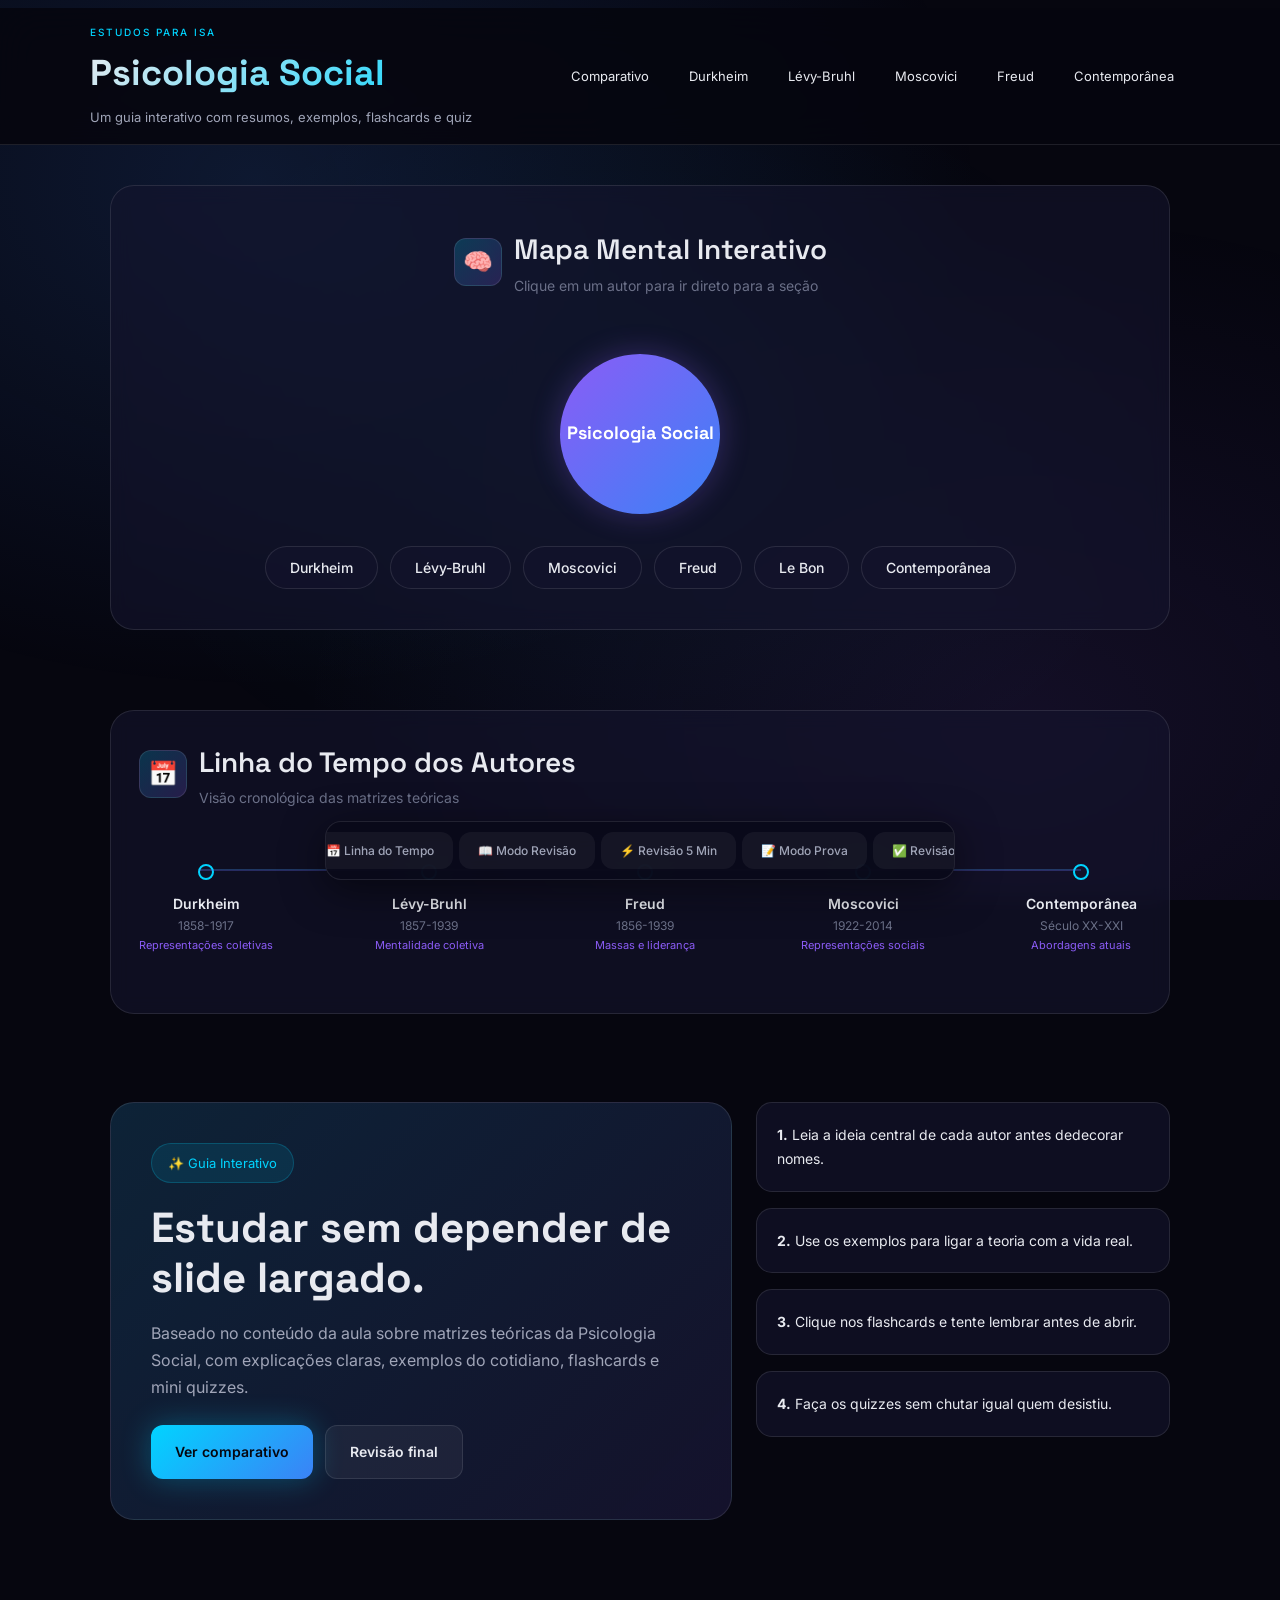
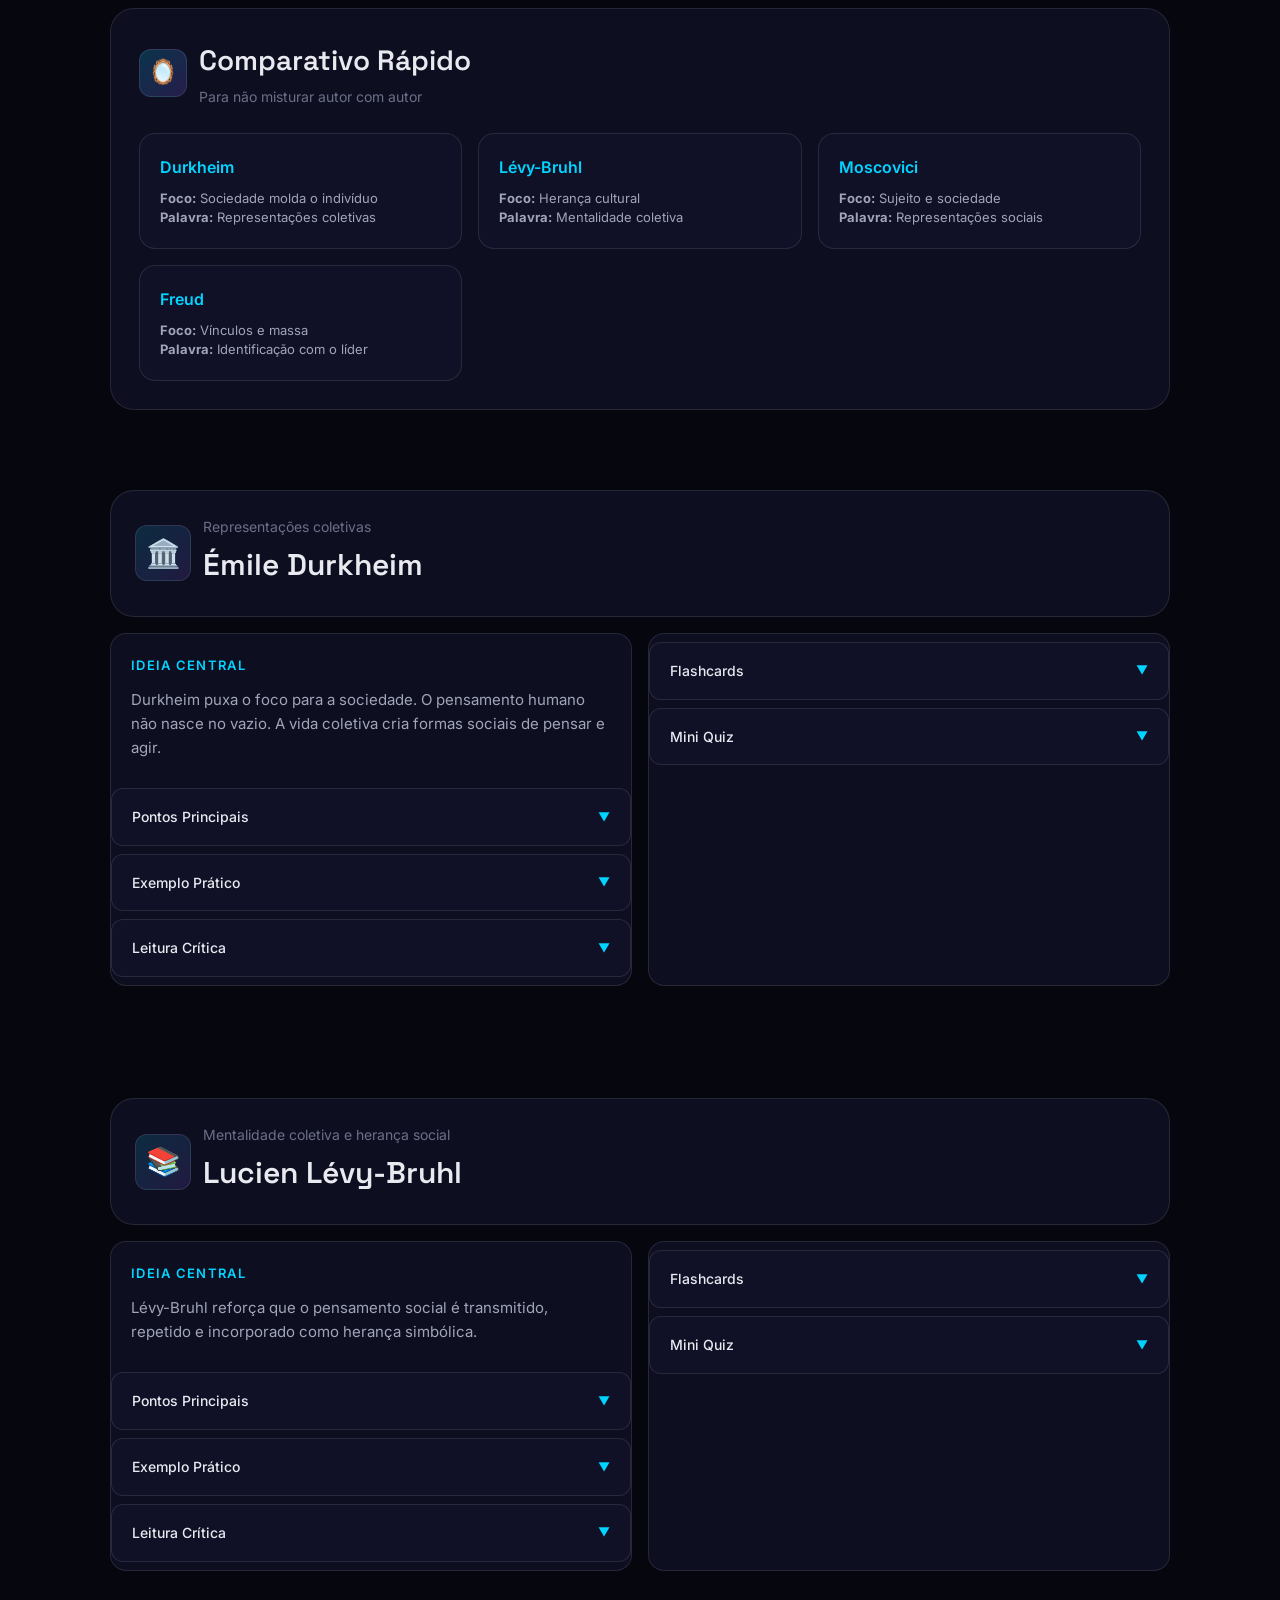
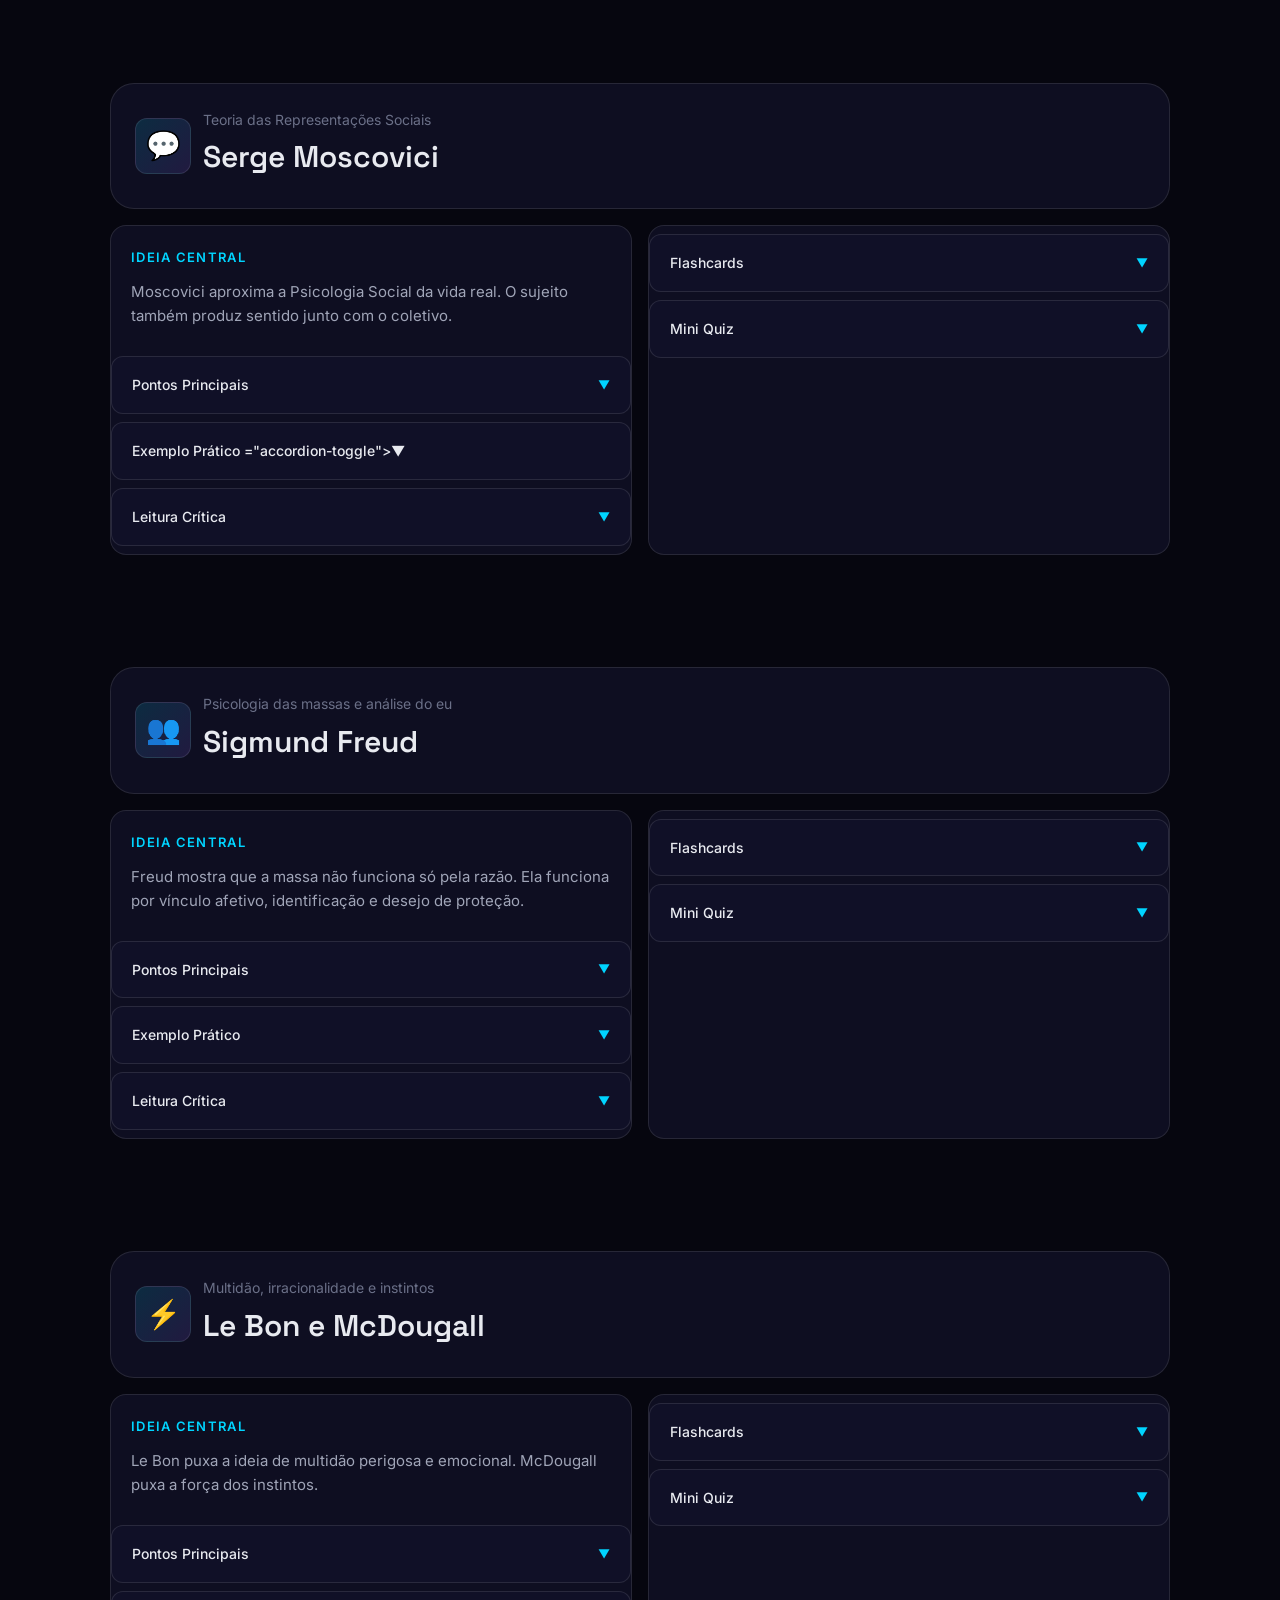
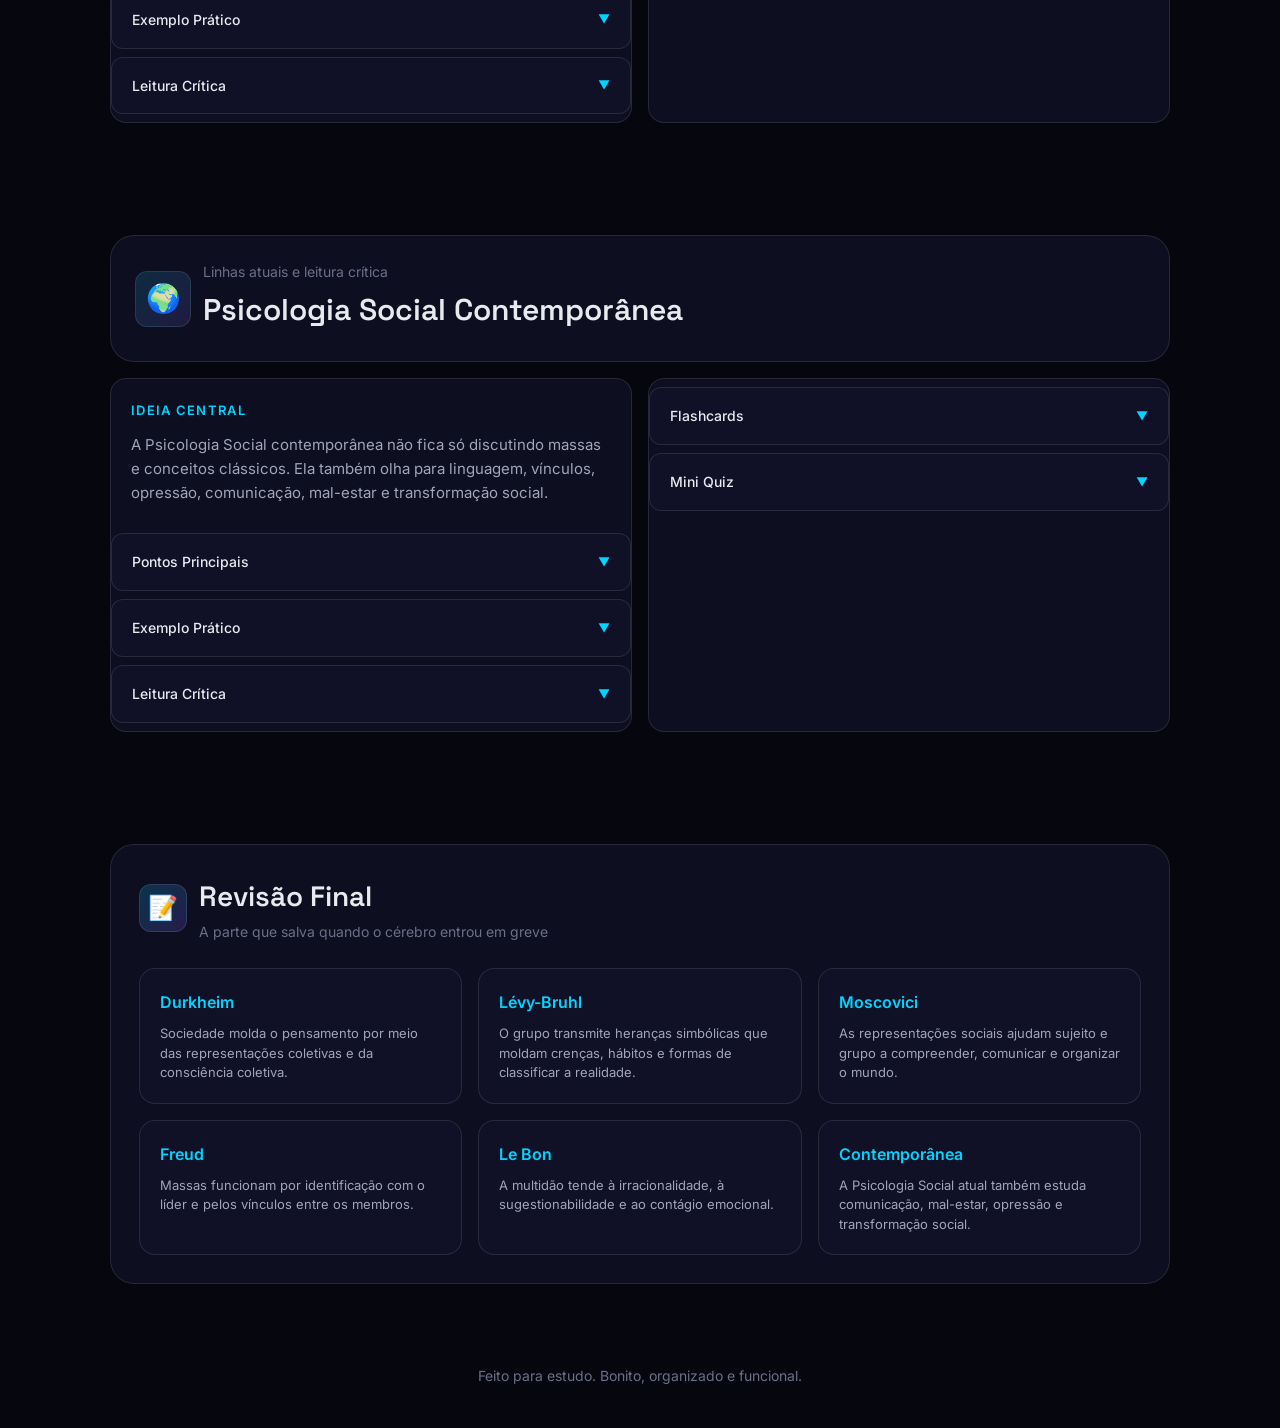
<file: index.html>
<!DOCTYPE html>
<html lang="pt-BR">
<head>
  <meta charset="UTF-8" />
  <meta name="viewport" content="width=device-width, initial-scale=1.0" />
  <title>Psicologia Social para Isa</title>
  <meta name="description" content="Um guia interativo de Psicologia Social">
  <meta name="theme-color" content="#0a0a1a">
  <link rel="manifest" href="manifest.json">
  <link rel="preconnect" href="https://fonts.googleapis.com">
  <link rel="preconnect" href="https://fonts.gstatic.com" crossorigin>
  <link href="https://fonts.googleapis.com/css2?family=Inter:wght@300;400;500;600;700&family=Space+Grotesk:wght@400;500;600;700&display=swap" rel="stylesheet">
  <link rel="stylesheet" href="style.css">
</head>
<body>
  <div id="toast" class="toast">Progresso restaurado</div>
  <div class="review-badge">Modo Revisão Ativo</div>
  <div class="section-dots">
    <div class="section-dot" data-section="hero"></div>
    <div class="section-dot" data-section="mindmap"></div>
    <div class="section-dot" data-section="timeline"></div>
    <div class="section-dot" data-section="comparativo"></div>
    <div class="section-dot" data-section="durkheim"></div>
    <div class="section-dot" data-section="levy-bruhl"></div>
    <div class="section-dot" data-section="moscovici"></div>
    <div class="section-dot" data-section="freud"></div>
    <div class="section-dot" data-section="lebon"></div>
    <div class="section-dot" data-section="contemporanea"></div>
    <div class="section-dot" data-section="revisao"></div>
  </div>

  <header class="header">
    <div class="container header-inner">
      <div class="brand">
        <span class="brand-label">Estudos para Isa</span>
        <h1 class="brand-title">Psicologia Social</h1>
        <p class="brand-subtitle">Um guia interativo com resumos, exemplos, flashcards e quiz</p>
      </div>
      <nav class="nav-pills">
        <a href="#comparativo" class="nav-pill">Comparativo</a>
        <a href="#durkheim" class="nav-pill">Durkheim</a>
        <a href="#levy-bruhl" class="nav-pill">Lévy-Bruhl</a>
        <a href="#moscovici" class="nav-pill">Moscovici</a>
        <a href="#freud" class="nav-pill">Freud</a>
        <a href="#contemporanea" class="nav-pill">Contemporânea</a>
      </nav>
    </div>
  </header>

<nav class="study-nav">
    <button class="study-nav-btn" onclick="scrollToSection('mindmap')">🧠 Mapa Mental</button>
    <button class="study-nav-btn" onclick="scrollToSection('timeline')">📅 Linha do Tempo</button>
    <button class="study-nav-btn" id="btn-revisao" onclick="toggleReviewMode()">📖 Modo Revisão</button>
    <button class="study-nav-btn" onclick="openQuickReview()">⚡ Revisão 5 Min</button>
    <button class="study-nav-btn" onclick="openExamMode()">📝 Modo Prova</button>
    <button class="study-nav-btn" onclick="scrollToSection('revisao')">✅ Revisão Final</button>
    <button class="study-nav-btn danger" onclick="resetProgress()">🗑️ Resetar</button>
  </nav>

  <main class="container">
    <section id="mindmap" class="section">
      <div class="card mindmap">
        <div class="section-header">
          <div class="section-icon">🧠</div>
          <div>
            <h2 class="section-title">Mapa Mental Interativo</h2>
            <p class="section-subtitle">Clique em um autor para ir direto para a seção</p>
          </div>
        </div>
        <div class="mindmap-central" onclick="scrollToSection('durkheim')">Psicologia Social</div>
        <div class="mindmap-branches">
          <button class="mindmap-node" onclick="scrollToSection('durkheim')">Durkheim</button>
          <button class="mindmap-node" onclick="scrollToSection('levy-bruhl')">Lévy-Bruhl</button>
          <button class="mindmap-node" onclick="scrollToSection('moscovici')">Moscovici</button>
          <button class="mindmap-node" onclick="scrollToSection('freud')">Freud</button>
          <button class="mindmap-node" onclick="scrollToSection('lebon')">Le Bon</button>
          <button class="mindmap-node" onclick="scrollToSection('contemporanea')">Contemporânea</button>
        </div>
      </div>
    </section>

    <section id="timeline" class="section">
      <div class="card">
        <div class="section-header">
          <div class="section-icon">📅</div>
          <div>
            <h2 class="section-title">Linha do Tempo dos Autores</h2>
            <p class="section-subtitle">Visão cronológica das matrizes teóricas</p>
          </div>
        </div>
        <div class="timeline">
          <div class="timeline-item" onclick="scrollToSection('durkheim')">
            <div class="timeline-dot"></div>
            <div class="timeline-content">
              <div class="timeline-name">Durkheim</div>
              <div class="timeline-years">1858-1917</div>
              <div class="timeline-label">Representações coletivas</div>
            </div>
          </div>
          <div class="timeline-item" onclick="scrollToSection('levy-bruhl')">
            <div class="timeline-dot"></div>
            <div class="timeline-content">
              <div class="timeline-name">Lévy-Bruhl</div>
              <div class="timeline-years">1857-1939</div>
              <div class="timeline-label">Mentalidade coletiva</div>
            </div>
          </div>
          <div class="timeline-item" onclick="scrollToSection('freud')">
            <div class="timeline-dot"></div>
            <div class="timeline-content">
              <div class="timeline-name">Freud</div>
              <div class="timeline-years">1856-1939</div>
              <div class="timeline-label">Massas e liderança</div>
            </div>
          </div>
          <div class="timeline-item" onclick="scrollToSection('moscovici')">
            <div class="timeline-dot"></div>
            <div class="timeline-content">
              <div class="timeline-name">Moscovici</div>
              <div class="timeline-years">1922-2014</div>
              <div class="timeline-label">Representações sociais</div>
            </div>
          </div>
          <div class="timeline-item" onclick="scrollToSection('contemporanea')">
            <div class="timeline-dot"></div>
            <div class="timeline-content">
              <div class="timeline-name">Contemporânea</div>
              <div class="timeline-years">Século XX-XXI</div>
              <div class="timeline-label">Abordagens atuais</div>
            </div>
          </div>
        </div>
      </div>
    </section>

    <section id="hero" class="hero">
      <div class="hero-main">
        <div class="hero-badge">✨ Guia Interativo</div>
        <h1 class="hero-title">Estudar sem depender de slide largado.</h1>
        <p class="hero-text">Baseado no conteúdo da aula sobre matrizes teóricas da Psicologia Social, com explicações claras, exemplos do cotidiano, flashcards e mini quizzes.</p>
        <div class="hero-actions">
          <a href="#comparativo" class="btn btn-primary">Ver comparativo</a>
          <a href="#revisao" class="btn btn-secondary">Revisão final</a>
        </div>
      </div>
      <div class="hero-side">
        <div class="step-card"><b>1.</b> Leia a ideia central de cada autor antes dedecorar nomes.</div>
        <div class="step-card"><b>2.</b> Use os exemplos para ligar a teoria com a vida real.</div>
        <div class="step-card"><b>3.</b> Clique nos flashcards e tente lembrar antes de abrir.</div>
        <div class="step-card"><b>4.</b> Faça os quizzes sem chutar igual quem desistiu.</div>
      </div>
    </section>

    <section id="comparativo" class="section">
      <div class="card">
        <div class="section-header">
          <div class="section-icon">🪞</div>
          <div>
            <h2 class="section-title">Comparativo Rápido</h2>
            <p class="section-subtitle">Para não misturar autor com autor</p>
          </div>
        </div>
        <div class="review-grid">
          <div class="review-card"><h3>Durkheim</h3><p><strong>Foco:</strong> Sociedade molda o indivíduo<br><strong>Palavra:</strong> Representações coletivas</p></div>
          <div class="review-card"><h3>Lévy-Bruhl</h3><p><strong>Foco:</strong> Herança cultural<br><strong>Palavra:</strong> Mentalidade coletiva</p></div>
          <div class="review-card"><h3>Moscovici</h3><p><strong>Foco:</strong> Sujeito e sociedade<br><strong>Palavra:</strong> Representações sociais</p></div>
          <div class="review-card"><h3>Freud</h3><p><strong>Foco:</strong> Vínculos e massa<br><strong>Palavra:</strong> Identificação com o líder</p></div>
        </div>
      </div>
    </section>

    <section id="durkheim" class="section author-section">
      <div class="author-header">
        <div class="author-icon">🏛️</div>
        <div class="author-info"><p>Representações coletivas</p><h2>Émile Durkheim</h2></div>
      </div>
      <div class="author-body">
        <div class="content-card">
          <div class="content-card-inner">
            <h3>Ideia Central</h3>
            <p>Durkheim puxa o foco para a sociedade. O pensamento humano não nasce no vazio. A vida coletiva cria formas sociais de pensar e agir.</p>
          </div>
          <div class="accordion accordion-hide">
            <div class="accordion-item">
              <div class="accordion-header" onclick="toggleAccordion(this)">
                <h4>Pontos Principais</h4>
                <span class="accordion-toggle"><span class="accordion-icon">▼</span></span>
              </div>
              <div class="accordion-content"><div class="accordion-inner"><ul class="point-list"><li>As <strong>representações coletivas</strong> surgem dos laços sociais entre os indivíduos.</li><li>Elas expressam conhecimento social produzido coletivamente.</li><li>Também funcionam como guia para ações sociais.</li><li>A sociedade influencia fortemente o indivíduo por meio da <strong>consciência coletiva</strong>.</li></ul></div></div>
            </div>
            <div class="accordion-item">
              <div class="accordion-header" onclick="toggleAccordion(this)">
                <h4>Exemplo Prático</h4>
                <span class="accordion-toggle"><span class="accordion-icon">▼</span></span>
              </div>
              <div class="accordion-content"><div class="accordion-inner"><p>A ideia de que "quem não trabalha duro não merece nada" parece opinião pessoal, mas é uma crença coletiva criada e reforçada socialmente.</p></div></div>
            </div>
            <div class="accordion-item">
              <div class="accordion-header" onclick="toggleAccordion(this)">
                <h4>Leitura Crítica</h4>
                <span class="accordion-toggle"><span class="accordion-icon">▼</span></span>
              </div>
              <div class="accordion-content"><div class="accordion-inner"><p>Muita coisa que você chama de "minha visão" talvez seja só a visão do meio em que vive.</p></div></div>
            </div>
          </div>
        </div>
        <div class="content-card">
          <div class="accordion">
            <div class="accordion-item">
              <div class="accordion-header" onclick="toggleAccordion(this)">
                <h4>Flashcards</h4>
                <span class="accordion-toggle"><span class="accordion-icon">▼</span></span>
              </div>
              <div class="accordion-content"><div class="accordion-inner"><div class="flashcard-grid"><button class="flashcard" onclick="flipCard(this)" data-front="Representações coletivas" data-back="Ideias, valores e formas de pensar produzidos socialmente."><div class="flashcard-meta">Pergunta</div><div class="flashcard-content">Representações coletivas</div></button><button class="flashcard" onclick="flipCard(this)" data-front="Consciência coletiva" data-back="Conjunto de crenças e sentimentos partilhados por um grupo social."><div class="flashcard-meta">Pergunta</div><div class="flashcard-content">Consciência coletiva</div></button></div></div></div>
            </div>
            <div class="accordion-item">
              <div class="accordion-header" onclick="toggleAccordion(this)">
                <h4>Mini Quiz</h4>
                <span class="accordion-toggle"><span class="accordion-icon">▼</span></span>
              </div>
              <div class="accordion-content"><div class="accordion-inner quiz-card"><p class="quiz-question">Qual conceito aparece como central em Durkheim?</p><div class="quiz-options" data-answer="0" data-explanation="Durkheim trabalha com a ideia de representações coletivas como formas sociais de pensamento."><button class="quiz-option" onclick="selectQuizOption(this)">Representações coletivas</button><button class="quiz-option" onclick="selectQuizOption(this)">Inconsciente coletivo</button><button class="quiz-option" onclick="selectQuizOption(this)">Condicionamento clássico</button><button class="quiz-option" onclick="selectQuizOption(this)">Dissonância cognitiva</button></div><div class="quiz-result"></div></div></div>
            </div>
          </div>
        </div>
      </div>
    </section>

    <section id="levy-bruhl" class="section author-section">
      <div class="author-header">
        <div class="author-icon">📚</div>
        <div class="author-info"><p>Mentalidade coletiva e herança social</p><h2>Lucien Lévy-Bruhl</h2></div>
      </div>
      <div class="author-body">
        <div class="content-card">
          <div class="content-card-inner">
            <h3>Ideia Central</h3>
            <p>Lévy-Bruhl reforça que o pensamento social é transmitido, repetido e incorporado como herança simbólica.</p>
          </div>
          <div class="accordion accordion-hide">
            <div class="accordion-item">
              <div class="accordion-header" onclick="toggleAccordion(this)">
                <h4>Pontos Principais</h4>
                <span class="accordion-toggle"><span class="accordion-icon">▼</span></span>
              </div>
              <div class="accordion-content"><div class="accordion-inner"><ul class="point-list"><li>Investigou as leis de funcionamento das representações coletivas.</li><li>As representações são herdadas socialmente e moldam hábitos, virtudes e crenças.</li><li>O slide destaca memória, abstração, generalização e classificação.</li></ul></div></div>
            </div>
            <div class="accordion-item">
              <div class="accordion-header" onclick="toggleAccordion(this)">
                <h4>Exemplo Prático</h4>
                <span class="accordion-toggle"><span class="accordion-icon">▼</span></span>
              </div>
              <div class="accordion-content"><div class="accordion-inner"><p>Crenças familiares como "homem de verdade não demonstra fraqueza" atravessam gerações como se fossem naturais.</p></div></div>
            </div>
            <div class="accordion-item">
              <div class="accordion-header" onclick="toggleAccordion(this)">
                <h4>Leitura Crítica</h4>
                <span class="accordion-toggle"><span class="accordion-icon">▼</span></span>
              </div>
              <div class="accordion-content"><div class="accordion-inner"><p>Heranças culturais entram na cabeça antes de existir maturidade para questioná-las.</p></div></div>
            </div>
          </div>
        </div>
        <div class="content-card">
          <div class="accordion">
            <div class="accordion-item">
              <div class="accordion-header" onclick="toggleAccordion(this)">
                <h4>Flashcards</h4>
                <span class="accordion-toggle"><span class="accordion-icon">▼</span></span>
              </div>
              <div class="accordion-content"><div class="accordion-inner"><div class="flashcard-grid"><button class="flashcard" onclick="flipCard(this)" data-front="Herança social" data-back="Aquilo que o grupo transmite ao indivíduo em forma de crenças, hábitos e valores."><div class="flashcard-meta">Pergunta</div><div class="flashcard-content">Herança social</div></button><button class="flashcard" onclick="flipCard(this)" data-front="Processamento cognitivo" data-back="No slide: memória, abstração, generalização e classificação."><div class="flashcard-meta">Pergunta</div><div class="flashcard-content">Processamento cognitivo</div></button></div></div></div>
            </div>
            <div class="accordion-item">
              <div class="accordion-header" onclick="toggleAccordion(this)">
                <h4>Mini Quiz</h4>
                <span class="accordion-toggle"><span class="accordion-icon">▼</span></span>
              </div>
              <div class="accordion-content"><div class="accordion-inner quiz-card"><p class="quiz-question">As representações coletivas em Lévy-Bruhl...</p><div class="quiz-options" data-answer="1" data-explanation="No material, as representações coletivas aparecem como heranças sociais."><button class="quiz-option" onclick="selectQuizOption(this)">São apenas ideias individuais</button><button class="quiz-option" onclick="selectQuizOption(this)">São heranças sociais</button><button class="quiz-option" onclick="selectQuizOption(this)">Desaparecem quando cresce</button><button class="quiz-option" onclick="selectQuizOption(this)">Valem apenas para antigas</button></div><div class="quiz-result"></div></div></div>
            </div>
          </div>
        </div>
      </div>
    </section>

    <section id="moscovici" class="section author-section">
      <div class="author-header">
        <div class="author-icon">💬</div>
        <div class="author-info"><p>Teoria das Representações Sociais</p><h2>Serge Moscovici</h2></div>
      </div>
      <div class="author-body">
        <div class="content-card">
          <div class="content-card-inner">
            <h3>Ideia Central</h3>
            <p>Moscovici aproxima a Psicologia Social da vida real. O sujeito também produz sentido junto com o coletivo.</p>
          </div>
          <div class="accordion accordion-hide">
            <div class="accordion-item">
              <div class="accordion-header" onclick="toggleAccordion(this)">
                <h4>Pontos Principais</h4>
                <span class="accordion-toggle"><span class="accordion-icon">▼</span></span>
              </div>
              <div class="accordion-content"><div class="accordion-inner"><ul class="point-list"><li>A representação social ajuda o indivíduo a entender o mundo e a se comunicar.</li><li>A teoria busca compreender a construção do conhecimento de forma individual e coletiva.</li><li>Dois mecanismos importantes: <strong>objetivação</strong> e <strong>ancoragem</strong>.</li></ul></div></div>
            </div>
            <div class="accordion-item">
              <div class="accordion-header" onclick="toggleAccordion(this)">
                <h4>Exemplo Prático                <span class</h4>
="accordion-toggle"><span class="accordion-icon">▼</span></span>
              </div>
              <div class="accordion-content"><div class="accordion-inner"><p>A ideia de que terapia é "coisa de gente fraca" são representações sociais circulando.</p></div></div>
            </div>
            <div class="accordion-item">
              <div class="accordion-header" onclick="toggleAccordion(this)">
                <h4>Leitura Crítica</h4>
                <span class="accordion-toggle"><span class="accordion-icon">▼</span></span>
              </div>
              <div class="accordion-content"><div class="accordion-inner"><p>Representações sociais não são verdades absolutas. São maneiras compartilhadas de explicar o mundo.</p></div></div>
            </div>
          </div>
        </div>
        <div class="content-card">
          <div class="accordion">
            <div class="accordion-item">
              <div class="accordion-header" onclick="toggleAccordion(this)">
                <h4>Flashcards</h4>
                <span class="accordion-toggle"><span class="accordion-icon">▼</span></span>
              </div>
              <div class="accordion-content"><div class="accordion-inner"><div class="flashcard-grid"><button class="flashcard" onclick="flipCard(this)" data-front="Objetivação" data-back="Transformar algo abstrato em algo concreto e imaginável."><div class="flashcard-meta">Pergunta</div><div class="flashcard-content">Objetivação</div></button><button class="flashcard" onclick="flipCard(this)" data-front="Ancoragem" data-back="Ligar uma ideia nova a categorias e conhecimentos já conhecidos."><div class="flashcard-meta">Pergunta</div><div class="flashcard-content">Ancoragem</div></button></div></div></div>
            </div>
            <div class="accordion-item">
              <div class="accordion-header" onclick="toggleAccordion(this)">
                <h4>Mini Quiz</h4>
                <span class="accordion-toggle"><span class="accordion-icon">▼</span></span>
              </div>
              <div class="accordion-content"><div class="accordion-inner quiz-card"><p class="quiz-question">O foco de Moscovici está em...</p><div class="quiz-options" data-answer="2" data-explanation="Moscovici quer entender como o conhecimento é construído na interação."><button class="quiz-option" onclick="selectQuizOption(this)">Negar senso comum</button><button class="quiz-option" onclick="selectQuizOption(this)">Comportamentos biológicos</button><button class="quiz-option" onclick="selectQuizOption(this)">Sujeito e sociedade constroem</button><button class="quiz-option" onclick="selectQuizOption(this)">Estudar traumas</button></div><div class="quiz-result"></div></div></div>
            </div>
          </div>
        </div>
      </div>
    </section>

    <section id="freud" class="section author-section">
      <div class="author-header">
        <div class="author-icon">👥</div>
        <div class="author-info"><p>Psicologia das massas e análise do eu</p><h2>Sigmund Freud</h2></div>
      </div>
      <div class="author-body">
        <div class="content-card">
          <div class="content-card-inner">
            <h3>Ideia Central</h3>
            <p>Freud mostra que a massa não funciona só pela razão. Ela funciona por vínculo afetivo, identificação e desejo de proteção.</p>
          </div>
          <div class="accordion accordion-hide">
            <div class="accordion-item">
              <div class="accordion-header" onclick="toggleAccordion(this)">
                <h4>Pontos Principais</h4>
                <span class="accordion-toggle"><span class="accordion-icon">▼</span></span>
              </div>
              <div class="accordion-content"><div class="accordion-inner"><ul class="point-list"><li>A personalidade se constrói na vida social, especialmente na família.</li><li>Nos grupos, os indivíduos tendem a se identificar com uma figura central: o <strong>líder</strong>.</li><li>O líder pode funcionar como <strong>ideal do ego</strong>.</li></ul></div></div>
            </div>
            <div class="accordion-item">
              <div class="accordion-header" onclick="toggleAccordion(this)">
                <h4>Exemplo Prático</h4>
                <span class="accordion-toggle"><span class="accordion-icon">▼</span></span>
              </div>
              <div class="accordion-content"><div class="accordion-inner"><p>Fandoms, torcidas, grupos políticos podem girar em torno de uma figura central.</p></div></div>
            </div>
            <div class="accordion-item">
              <div class="accordion-header" onclick="toggleAccordion(this)">
                <h4>Leitura Crítica</h4>
                <span class="accordion-toggle"><span class="accordion-icon">▼</span></span>
              </div>
              <div class="accordion-content"><div class="accordion-inner"><p>Freud ajuda a entender por que pessoas racionais, em grupo, às vezes parecem ter alugado o cérebro.</p></div></div>
            </div>
          </div>
        </div>
        <div class="content-card">
          <div class="accordion">
            <div class="accordion-item">
              <div class="accordion-header" onclick="toggleAccordion(this)">
                <h4>Flashcards</h4>
                <span class="accordion-toggle"><span class="accordion-icon">▼</span></span>
              </div>
              <div class="accordion-content"><div class="accordion-inner"><div class="flashcard-grid"><button class="flashcard" onclick="flipCard(this)" data-front="Ideal do ego" data-back="Imagem de referência que o indivíduo toma como modelo."><div class="flashcard-meta">Pergunta</div><div class="flashcard-content">Ideal do ego</div></button><button class="flashcard" onclick="flipCard(this)" data-front="Identificação grupal" data-back="Ligação psíquica entre os membros de um grupo e sua liderança."><div class="flashcard-meta">Pergunta</div><div class="flashcard-content">Identificação grupal</div></button></div></div></div>
            </div>
            <div class="accordion-item">
              <div class="accordion-header" onclick="toggleAccordion(this)">
                <h4>Mini Quiz</h4>
                <span class="accordion-toggle"><span class="accordion-icon">▼</span></span>
              </div>
              <div class="accordion-content"><div class="accordion-inner quiz-card"><p class="quiz-question">Uma massa se organiza porque...</p><div class="quiz-options" data-answer="1" data-explanation="O líder vira referência central com identificação."><button class="quiz-option" onclick="selectQuizOption(this)">Rejeita liderança</button><button class="quiz-option" onclick="selectQuizOption(this)">Se identifica com líder</button><button class="quiz-option" onclick="selectQuizOption(this)">Elimina afeto</button><button class="quiz-option" onclick="selectQuizOption(this)">Aumenta autonomia</button></div><div class="quiz-result"></div></div></div>
            </div>
          </div>
        </div>
      </div>
    </section>

    <section id="lebon" class="section author-section">
      <div class="author-header">
        <div class="author-icon">⚡</div>
        <div class="author-info"><p>Multidão, irracionalidade e instintos</p><h2>Le Bon e McDougall</h2></div>
      </div>
      <div class="author-body">
        <div class="content-card">
          <div class="content-card-inner">
            <h3>Ideia Central</h3>
            <p>Le Bon puxa a ideia de multidão perigosa e emocional. McDougall puxa a força dos instintos.</p>
          </div>
          <div class="accordion accordion-hide">
            <div class="accordion-item">
              <div class="accordion-header" onclick="toggleAccordion(this)">
                <h4>Pontos Principais</h4>
                <span class="accordion-toggle"><span class="accordion-icon">▼</span></span>
              </div>
              <div class="accordion-content"><div class="accordion-inner"><ul class="point-list"><li>Le Bon caracteriza multidões pela <strong>violência, irracionalidade, sugestionabilidade</strong> e <strong>contágio</strong>.</li><li>Ele opõe mente individual racional à mente grupal selvagem.</li><li>McDougall defendia que o comportamento humano poderia ser explicado pelos <strong>instintos</strong>.</li></ul></div></div>
            </div>
            <div class="accordion-item">
              <div class="accordion-header" onclick="toggleAccordion(this)">
                <h4>Exemplo Prático</h4>
                <span class="accordion-toggle"><span class="accordion-icon">▼</span></span>
              </div>
              <div class="accordion-content"><div class="accordion-inner"><p>Em pânico coletivo, o comportamento parece se espalhar como vírus emocional.</p></div></div>
            </div>
            <div class="accordion-item">
              <div class="accordion-header" onclick="toggleAccordion(this)">
                <h4>Leitura Crítica</h4>
                <span class="accordion-toggle"><span class="accordion-icon">▼</span></span>
              </div>
              <div class="accordion-content"><div class="accordion-inner"><p>Esses autores ajudam a entender fenômenos de massa, mas exageram quando tratam grupo como monstro irracional.</p></div></div>
            </div>
          </div>
        </div>
        <div class="content-card">
          <div class="accordion">
            <div class="accordion-item">
              <div class="accordion-header" onclick="toggleAccordion(this)">
                <h4>Flashcards</h4>
                <span class="accordion-toggle"><span class="accordion-icon">▼</span></span>
              </div>
              <div class="accordion-content"><div class="accordion-inner"><div class="flashcard-grid"><button class="flashcard" onclick="flipCard(this)" data-front="Contágio" data-back="Espalhamento rápido de emoções e comportamentos no grupo."><div class="flashcard-meta">Pergunta</div><div class="flashcard-content">Contágio</div></button><button class="flashcard" onclick="flipCard(this)" data-front="Instintos" data-back="Forças mentais inatas que explicariam o comportamento humano."><div class="flashcard-meta">Pergunta</div><div class="flashcard-content">Instintos</div></button></div></div></div>
            </div>
            <div class="accordion-item">
              <div class="accordion-header" onclick="toggleAccordion(this)">
                <h4>Mini Quiz</h4>
                <span class="accordion-toggle"><span class="accordion-icon">▼</span></span>
              </div>
              <div class="accordion-content"><div class="accordion-inner quiz-card"><p class="quiz-question">Le Bon associa a multidão a...</p><div class="quiz-options" data-answer="0" data-explanation="Le Bon descreve a multidão como violenta e irracional."><button class="quiz-option" onclick="selectQuizOption(this)">Violência e irracionalidade</button><button class="quiz-option" onclick="selectQuizOption(this)">Autonomia reflexiva</button><button class="quiz-option" onclick="selectQuizOption(this)">Planejamento estável</button><button class="quiz-option" onclick="selectQuizOption(this)">Neutralidade</button></div><div class="quiz-result"></div></div></div>
            </div>
          </div>
        </div>
      </div>
    </section>

    <section id="contemporanea" class="section author-section">
      <div class="author-header">
        <div class="author-icon">🌍</div>
        <div class="author-info"><p>Linhas atuais e leitura crítica</p><h2>Psicologia Social Contemporânea</h2></div>
      </div>
      <div class="author-body">
        <div class="content-card">
          <div class="content-card-inner">
            <h3>Ideia Central</h3>
            <p>A Psicologia Social contemporânea não fica só discutindo massas e conceitos clássicos. Ela também olha para linguagem, vínculos, opressão, comunicação, mal-estar e transformação social.</p>
          </div>
          <div class="accordion accordion-hide">
            <div class="accordion-item">
              <div class="accordion-header" onclick="toggleAccordion(this)">
                <h4>Pontos Principais</h4>
                <span class="accordion-toggle"><span class="accordion-icon">▼</span></span>
              </div>
              <div class="accordion-content"><div class="accordion-inner"><ul class="point-list"><li><strong>Psicologia social sociológica:</strong> compreende fenômenos a partir da experiência social vivida.</li><li><strong>Psicologia social psicológica:</strong> analisa os modos de ser do indivíduo em relação aos outros.</li><li><strong>Psicologia social crítica:</strong> forte na América Latina, ligada à opressão e mudança social.</li></ul></div></div>
            </div>
            <div class="accordion-item">
              <div class="accordion-header" onclick="toggleAccordion(this)">
                <h4>Exemplo Prático</h4>
                <span class="accordion-toggle"><span class="accordion-icon">▼</span></span>
              </div>
              <div class="accordion-content"><div class="accordion-inner"><p>Redes sociais ampliam comunicação, mas também intensificam comparação, ansiedade, polarização.</p></div></div>
            </div>
            <div class="accordion-item">
              <div class="accordion-header" onclick="toggleAccordion(this)">
                <h4>Leitura Crítica</h4>
                <span class="accordion-toggle"><span class="accordion-icon">▼</span></span>
              </div>
              <div class="accordion-content"><div class="accordion-inner"><p>A linha crítica quer entender de onde vem o sofrimento social e como enfrentá-lo.</p></div></div>
            </div>
          </div>
        </div>
        <div class="content-card">
          <div class="accordion">
            <div class="accordion-item">
              <div class="accordion-header" onclick="toggleAccordion(this)">
                <h4>Flashcards</h4>
                <span class="accordion-toggle"><span class="accordion-icon">▼</span></span>
              </div>
              <div class="accordion-content"><div class="accordion-inner"><div class="flashcard-grid"><button class="flashcard" onclick="flipCard(this)" data-front="Psicologia social sociológica" data-back="Foca grupos, participação social e impacto dos fenômenos coletivos."><div class="flashcard-meta">Pergunta</div><div class="flashcard-content">Psicologia social sociológica</div></button><button class="flashcard" onclick="flipCard(this)" data-front="Psicologia social crítica" data-back="Analisa opressão e busca transformação social."><div class="flashcard-meta">Pergunta</div><div class="flashcard-content">Psicologia social crítica</div></button></div></div></div>
            </div>
            <div class="accordion-item">
              <div class="accordion-header" onclick="toggleAccordion(this)">
                <h4>Mini Quiz</h4>
                <span class="accordion-toggle"><span class="accordion-icon">▼</span></span>
              </div>
              <div class="accordion-content"><div class="accordion-inner quiz-card"><p class="quiz-question">Qual linha enfatiza opressão e transformação social?</p><div class="quiz-options" data-answer="0" data-explanation="A psicologia social crítica aparece ligada à América Latina e à opressão."><button class="quiz-option" onclick="selectQuizOption(this)">Psicologia social crítica</button><button class="quiz-option" onclick="selectQuizOption(this)">Psicologia biológica</button><button class="quiz-option" onclick="selectQuizOption(this)">Psicologia diferencial</button><button class="quiz-option" onclick="selectQuizOption(this)">Psicanálise clássica</button></div><div class="quiz-result"></div></div></div>
            </div>
          </div>
        </div>
      </div>
    </section>

    <section id="revisao" class="section">
      <div class="card">
        <div class="section-header">
          <div class="section-icon">📝</div>
          <div>
            <h2 class="section-title">Revisão Final</h2>
            <p class="section-subtitle">A parte que salva quando o cérebro entrou em greve</p>
          </div>
        </div>
        <div class="review-grid">
          <div class="review-card"><h3>Durkheim</h3><p>Sociedade molda o pensamento por meio das representações coletivas e da consciência coletiva.</p></div>
          <div class="review-card"><h3>Lévy-Bruhl</h3><p>O grupo transmite heranças simbólicas que moldam crenças, hábitos e formas de classificar a realidade.</p></div>
          <div class="review-card"><h3>Moscovici</h3><p>As representações sociais ajudam sujeito e grupo a compreender, comunicar e organizar o mundo.</p></div>
          <div class="review-card"><h3>Freud</h3><p>Massas funcionam por identificação com o líder e pelos vínculos entre os membros.</p></div>
          <div class="review-card"><h3>Le Bon</h3><p>A multidão tende à irracionalidade, à sugestionabilidade e ao contágio emocional.</p></div>
          <div class="review-card"><h3>Contemporânea</h3><p>A Psicologia Social atual também estuda comunicação, mal-estar, opressão e transformação social.</p></div>
        </div>
      </div>
    </section>

    <footer class="footer"><p>Feito para estudo. Bonito, organizado e funcional.</p></footer>
  </main>

  <div id="exam-modal" class="exam-modal">
    <div class="exam-container">
      <div class="exam-header">
        <div class="exam-progress" id="exam-progress">Pergunta 1 de 15</div>
        <button class="exam-close" onclick="closeExamMode()">×</button>
      </div>
      <div id="exam-content"></div>
      <div class="exam-actions" id="exam-actions">
        <button class="exam-btn exam-btn-primary" onclick="nextExamQuestion()">Próxima</button>
        <button class="exam-btn exam-btn-secondary" onclick="restartExam()">Reiniciar</button>
      </div>
    </div>
  </div>

  <script src="script.js"></script>
</body>
</html>
</file>
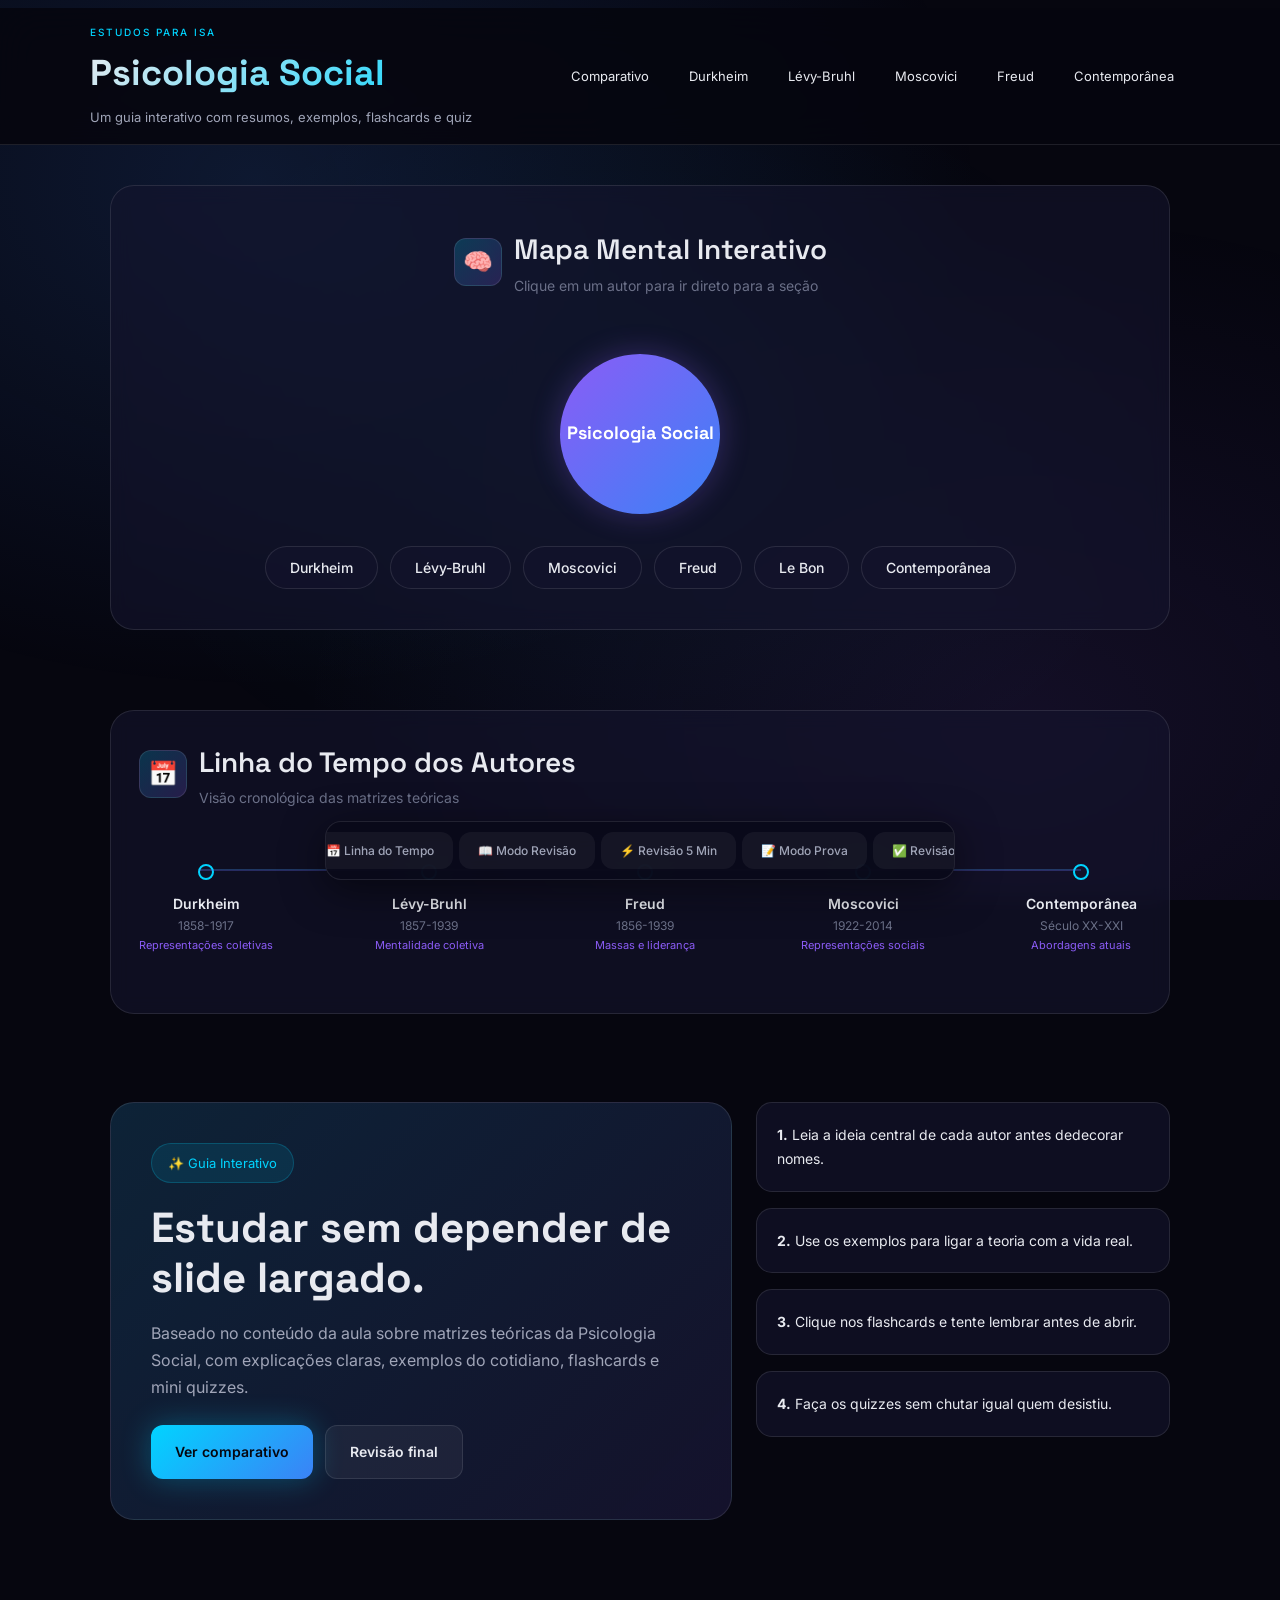
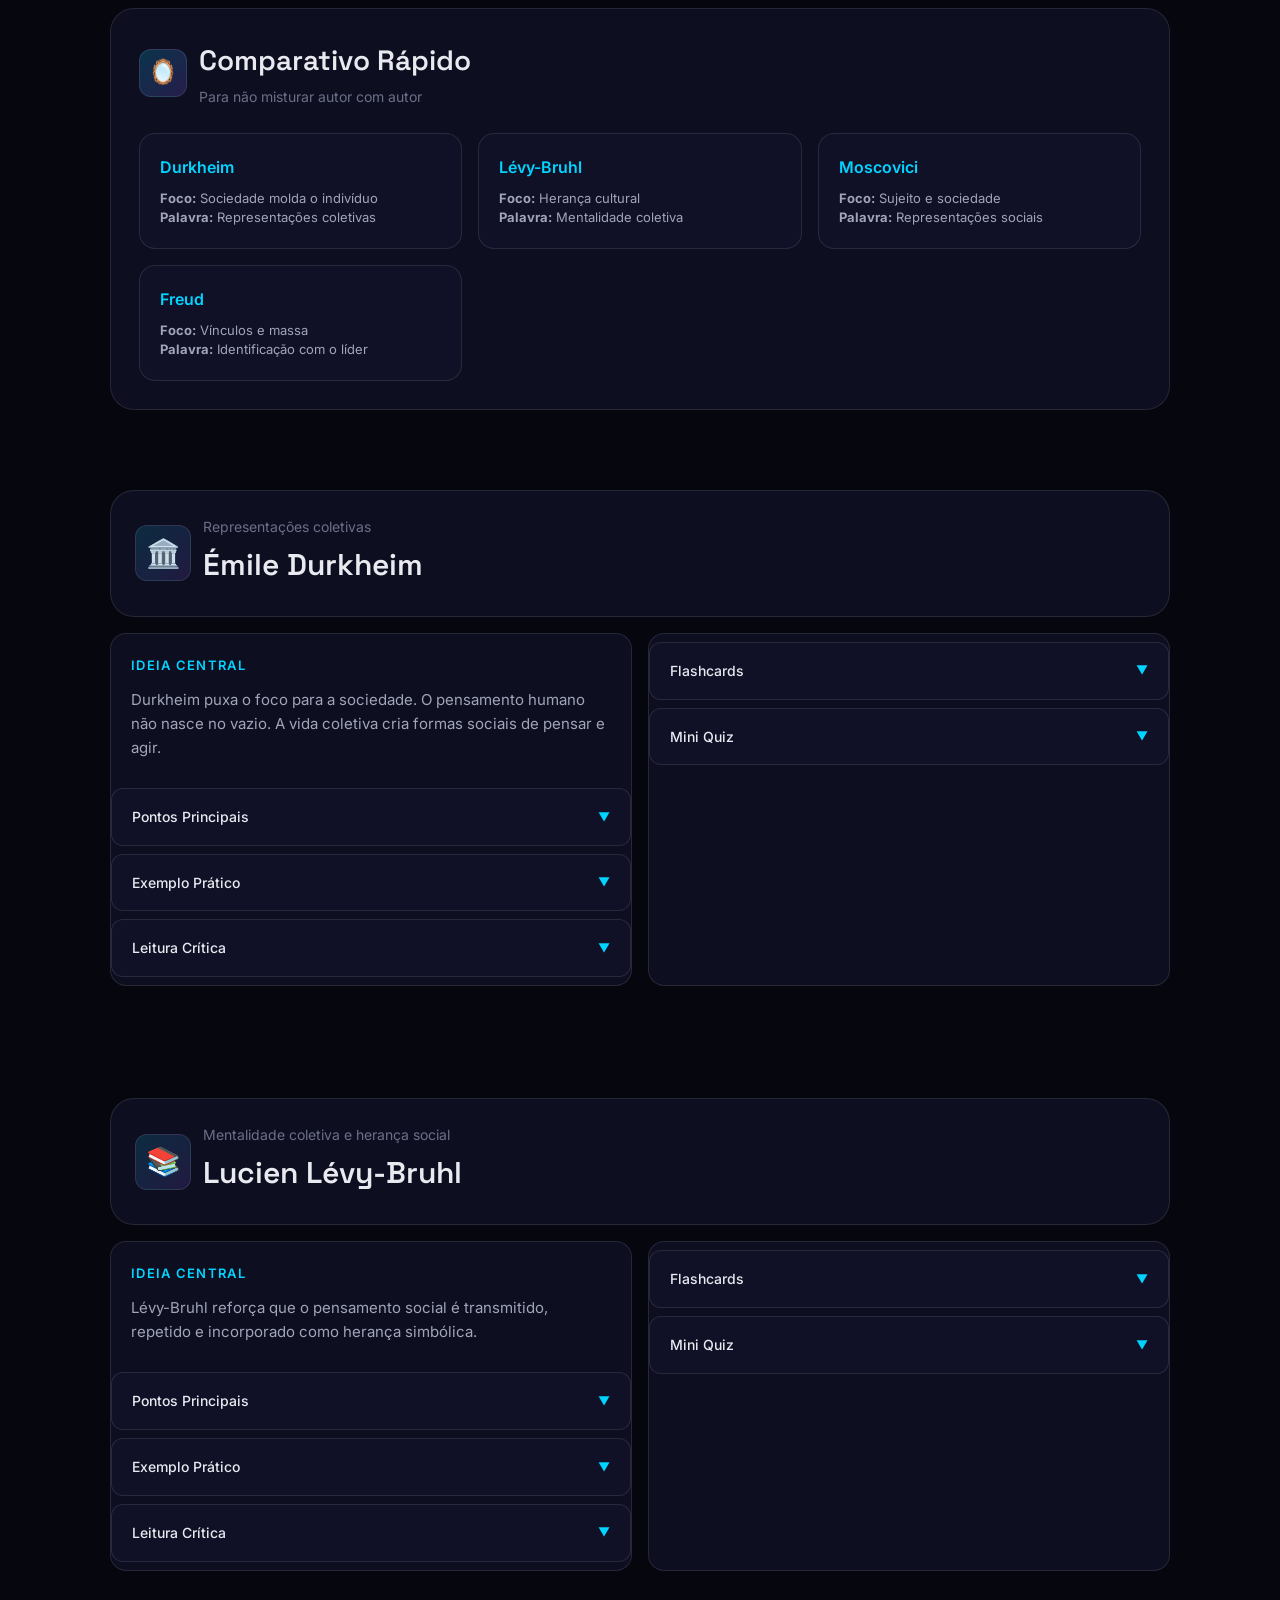
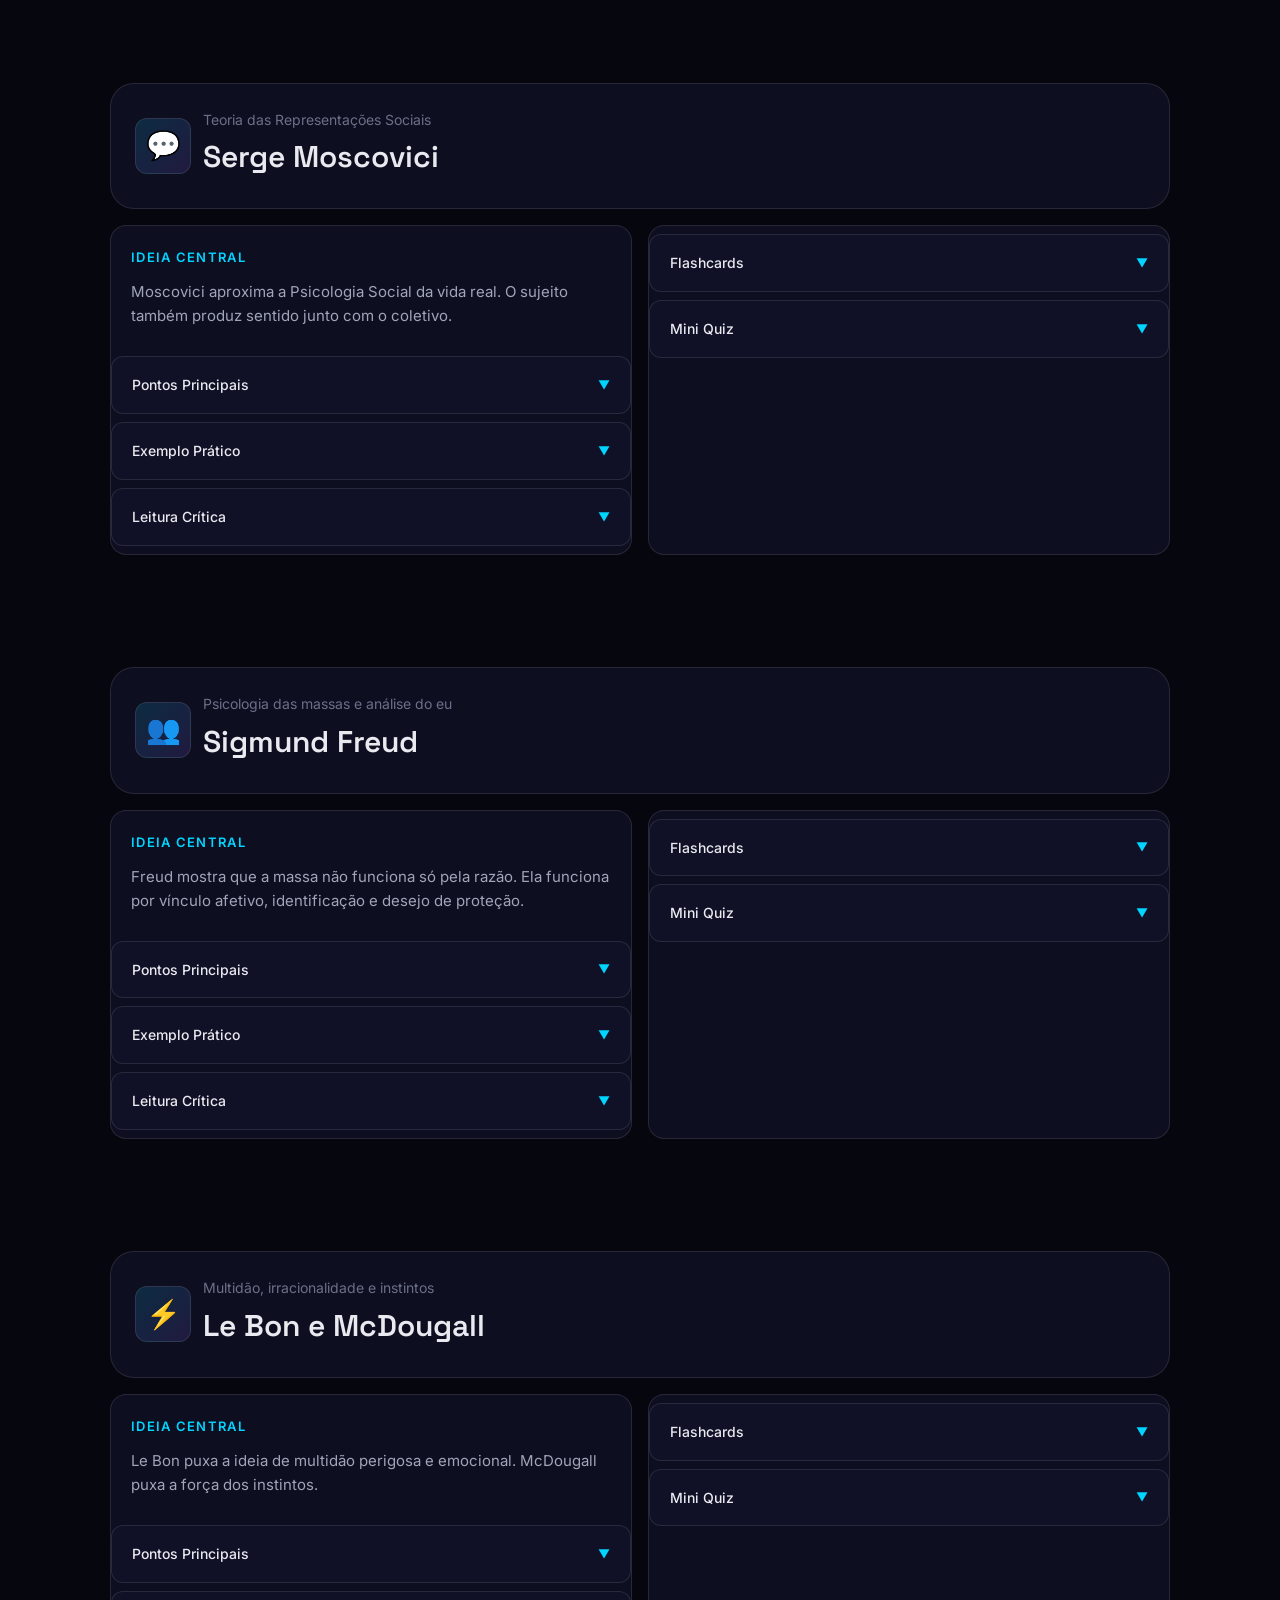
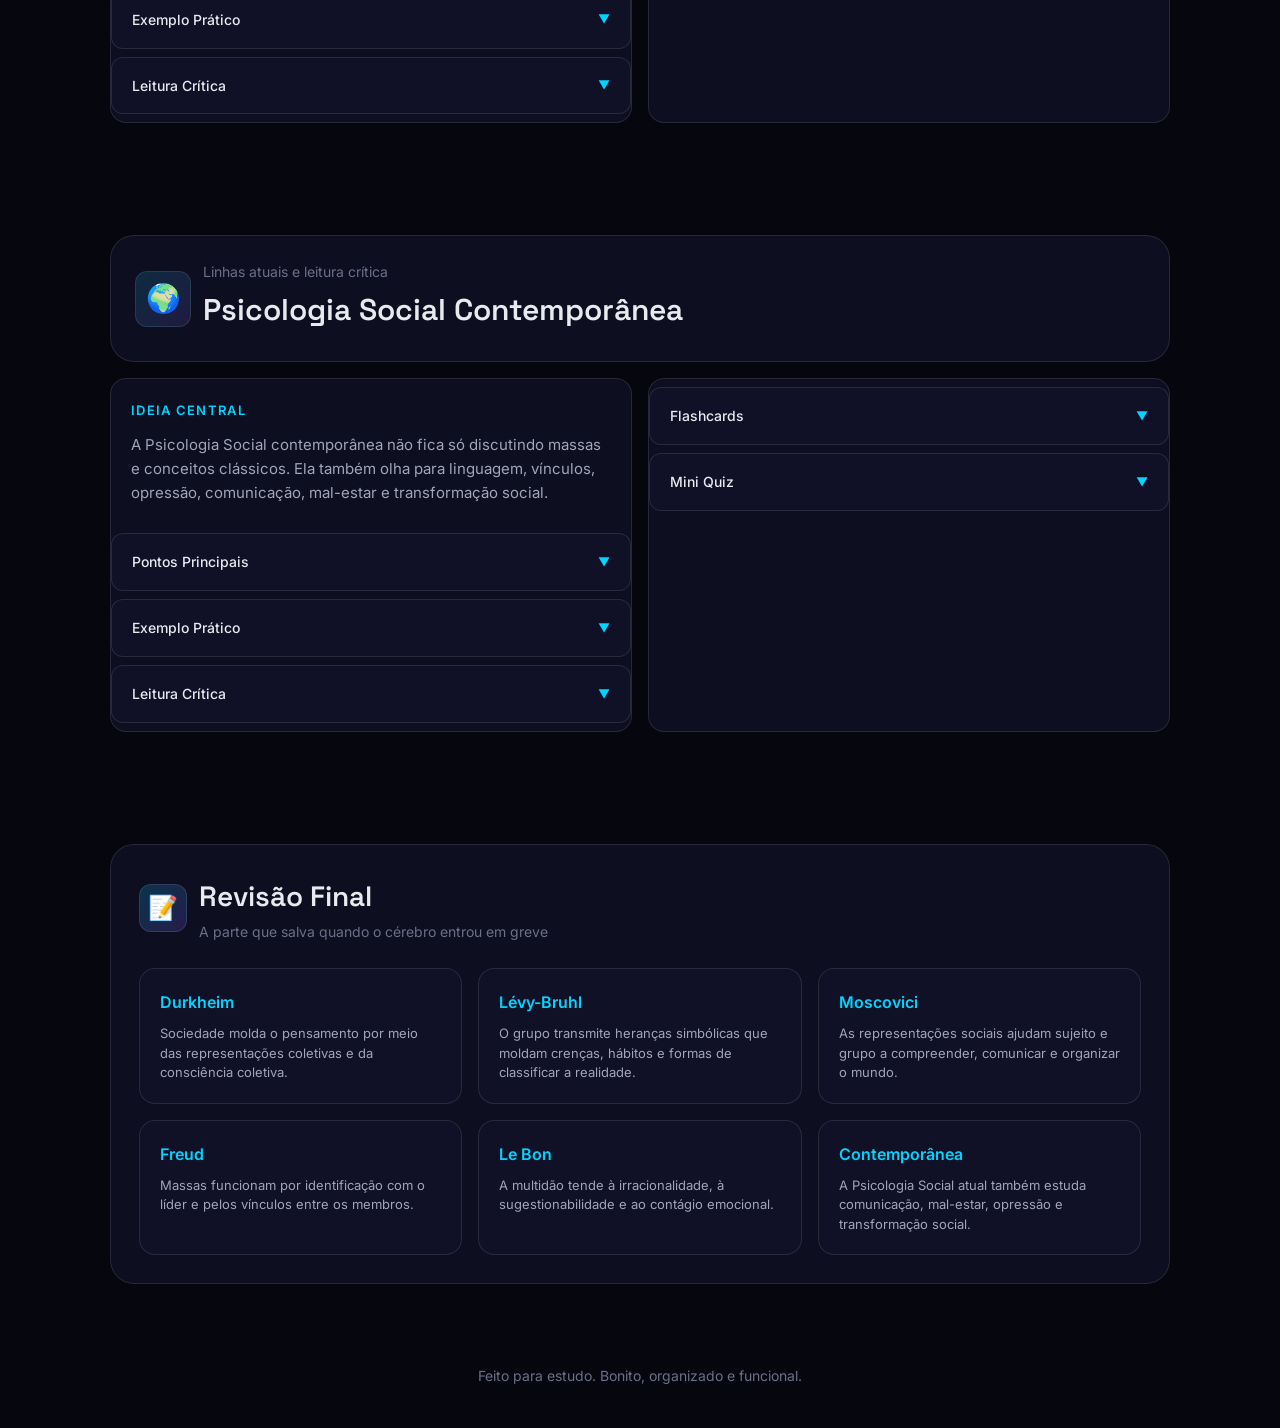
<file: index-v2.html>
<!DOCTYPE html>
<html lang="pt-BR">
<head>
  <meta charset="UTF-8" />
  <meta name="viewport" content="width=device-width, initial-scale=1.0" />
  <title>Psicologia Social para Isa</title>
  <meta name="description" content="Um guia interativo de Psicologia Social">
  <meta name="theme-color" content="#0a0a1a">
  <link rel="manifest" href="manifest.json">
  <link rel="preconnect" href="https://fonts.googleapis.com">
  <link rel="preconnect" href="https://fonts.gstatic.com" crossorigin>
  <link href="https://fonts.googleapis.com/css2?family=Inter:wght@300;400;500;600;700&family=Space+Grotesk:wght@400;500;600;700&display=swap" rel="stylesheet">
  <link rel="stylesheet" href="style.css">
</head>
<body>
  <div id="toast" class="toast">Progresso restaurado</div>
  <div class="review-badge">Modo Revisão Ativo</div>
  <div class="section-dots">
    <div class="section-dot" data-section="hero"></div>
    <div class="section-dot" data-section="mindmap"></div>
    <div class="section-dot" data-section="timeline"></div>
    <div class="section-dot" data-section="comparativo"></div>
    <div class="section-dot" data-section="durkheim"></div>
    <div class="section-dot" data-section="levy-bruhl"></div>
    <div class="section-dot" data-section="moscovici"></div>
    <div class="section-dot" data-section="freud"></div>
    <div class="section-dot" data-section="lebon"></div>
    <div class="section-dot" data-section="contemporanea"></div>
    <div class="section-dot" data-section="revisao"></div>
  </div>

  <header class="header">
    <div class="container header-inner">
      <div class="brand">
        <span class="brand-label">Estudos para Isa</span>
        <h1 class="brand-title">Psicologia Social</h1>
        <p class="brand-subtitle">Um guia interativo com resumos, exemplos, flashcards e quiz</p>
      </div>
      <nav class="nav-pills">
        <a href="#comparativo" class="nav-pill">Comparativo</a>
        <a href="#durkheim" class="nav-pill">Durkheim</a>
        <a href="#levy-bruhl" class="nav-pill">Lévy-Bruhl</a>
        <a href="#moscovici" class="nav-pill">Moscovici</a>
        <a href="#freud" class="nav-pill">Freud</a>
        <a href="#contemporanea" class="nav-pill">Contemporânea</a>
      </nav>
    </div>
  </header>

<nav class="study-nav">
    <button class="study-nav-btn" onclick="scrollToSection('mindmap')">🧠 Mapa Mental</button>
    <button class="study-nav-btn" onclick="scrollToSection('timeline')">📅 Linha do Tempo</button>
    <button class="study-nav-btn" id="btn-revisao" onclick="toggleReviewMode()">📖 Modo Revisão</button>
    <button class="study-nav-btn" onclick="openQuickReview()">⚡ Revisão 5 Min</button>
    <button class="study-nav-btn" onclick="openExamMode()">📝 Modo Prova</button>
    <button class="study-nav-btn" onclick="scrollToSection('revisao')">✅ Revisão Final</button>
    <button class="study-nav-btn danger" onclick="resetProgress()">🗑️ Resetar</button>
  </nav>

  <main class="container">
    <section id="mindmap" class="section">
      <div class="card mindmap">
        <div class="section-header">
          <div class="section-icon">🧠</div>
          <div>
            <h2 class="section-title">Mapa Mental Interativo</h2>
            <p class="section-subtitle">Clique em um autor para ir direto para a seção</p>
          </div>
        </div>
        <div class="mindmap-central" onclick="scrollToSection('durkheim')">Psicologia Social</div>
        <div class="mindmap-branches">
          <button class="mindmap-node" onclick="scrollToSection('durkheim')">Durkheim</button>
          <button class="mindmap-node" onclick="scrollToSection('levy-bruhl')">Lévy-Bruhl</button>
          <button class="mindmap-node" onclick="scrollToSection('moscovici')">Moscovici</button>
          <button class="mindmap-node" onclick="scrollToSection('freud')">Freud</button>
          <button class="mindmap-node" onclick="scrollToSection('lebon')">Le Bon</button>
          <button class="mindmap-node" onclick="scrollToSection('contemporanea')">Contemporânea</button>
        </div>
      </div>
    </section>

    <section id="timeline" class="section">
      <div class="card">
        <div class="section-header">
          <div class="section-icon">📅</div>
          <div>
            <h2 class="section-title">Linha do Tempo dos Autores</h2>
            <p class="section-subtitle">Visão cronológica das matrizes teóricas</p>
          </div>
        </div>
        <div class="timeline">
          <div class="timeline-item" onclick="scrollToSection('durkheim')">
            <div class="timeline-dot"></div>
            <div class="timeline-content">
              <div class="timeline-name">Durkheim</div>
              <div class="timeline-years">1858-1917</div>
              <div class="timeline-label">Representações coletivas</div>
            </div>
          </div>
          <div class="timeline-item" onclick="scrollToSection('levy-bruhl')">
            <div class="timeline-dot"></div>
            <div class="timeline-content">
              <div class="timeline-name">Lévy-Bruhl</div>
              <div class="timeline-years">1857-1939</div>
              <div class="timeline-label">Mentalidade coletiva</div>
            </div>
          </div>
          <div class="timeline-item" onclick="scrollToSection('freud')">
            <div class="timeline-dot"></div>
            <div class="timeline-content">
              <div class="timeline-name">Freud</div>
              <div class="timeline-years">1856-1939</div>
              <div class="timeline-label">Massas e liderança</div>
            </div>
          </div>
          <div class="timeline-item" onclick="scrollToSection('moscovici')">
            <div class="timeline-dot"></div>
            <div class="timeline-content">
              <div class="timeline-name">Moscovici</div>
              <div class="timeline-years">1922-2014</div>
              <div class="timeline-label">Representações sociais</div>
            </div>
          </div>
          <div class="timeline-item" onclick="scrollToSection('contemporanea')">
            <div class="timeline-dot"></div>
            <div class="timeline-content">
              <div class="timeline-name">Contemporânea</div>
              <div class="timeline-years">Século XX-XXI</div>
              <div class="timeline-label">Abordagens atuais</div>
            </div>
          </div>
        </div>
      </div>
    </section>

    <section id="hero" class="hero">
      <div class="hero-main">
        <div class="hero-badge">✨ Guia Interativo</div>
        <h1 class="hero-title">Estudar sem depender de slide largado.</h1>
        <p class="hero-text">Baseado no conteúdo da aula sobre matrizes teóricas da Psicologia Social, com explicações claras, exemplos do cotidiano, flashcards e mini quizzes.</p>
        <div class="hero-actions">
          <a href="#comparativo" class="btn btn-primary">Ver comparativo</a>
          <a href="#revisao" class="btn btn-secondary">Revisão final</a>
        </div>
      </div>
      <div class="hero-side">
        <div class="step-card"><b>1.</b> Leia a ideia central de cada autor antes dedecorar nomes.</div>
        <div class="step-card"><b>2.</b> Use os exemplos para ligar a teoria com a vida real.</div>
        <div class="step-card"><b>3.</b> Clique nos flashcards e tente lembrar antes de abrir.</div>
        <div class="step-card"><b>4.</b> Faça os quizzes sem chutar igual quem desistiu.</div>
      </div>
    </section>

    <section id="comparativo" class="section">
      <div class="card">
        <div class="section-header">
          <div class="section-icon">🪞</div>
          <div>
            <h2 class="section-title">Comparativo Rápido</h2>
            <p class="section-subtitle">Para não misturar autor com autor</p>
          </div>
        </div>
        <div class="review-grid">
          <div class="review-card"><h3>Durkheim</h3><p><strong>Foco:</strong> Sociedade molda o indivíduo<br><strong>Palavra:</strong> Representações coletivas</p></div>
          <div class="review-card"><h3>Lévy-Bruhl</h3><p><strong>Foco:</strong> Herança cultural<br><strong>Palavra:</strong> Mentalidade coletiva</p></div>
          <div class="review-card"><h3>Moscovici</h3><p><strong>Foco:</strong> Sujeito e sociedade<br><strong>Palavra:</strong> Representações sociais</p></div>
          <div class="review-card"><h3>Freud</h3><p><strong>Foco:</strong> Vínculos e massa<br><strong>Palavra:</strong> Identificação com o líder</p></div>
        </div>
      </div>
    </section>

    <section id="durkheim" class="section author-section">
      <div class="author-header">
        <div class="author-icon">🏛️</div>
        <div class="author-info"><p>Representações coletivas</p><h2>Émile Durkheim</h2></div>
      </div>
      <div class="author-body">
        <div class="content-card">
          <div class="content-card-inner">
            <h3>Ideia Central</h3>
            <p>Durkheim puxa o foco para a sociedade. O pensamento humano não nasce no vazio. A vida coletiva cria formas sociais de pensar e agir.</p>
          </div>
          <div class="accordion accordion-hide">
            <div class="accordion-item">
              <div class="accordion-header" onclick="toggleAccordion(this)">
                <h4>Pontos Principais</h4>
                <span class="accordion-toggle"><span class="accordion-icon">▼</span></span>
              </div>
              <div class="accordion-content"><div class="accordion-inner"><ul class="point-list"><li>As <strong>representações coletivas</strong> surgem dos laços sociais entre os indivíduos.</li><li>Elas expressam conhecimento social produzido coletivamente.</li><li>Também funcionam como guia para ações sociais.</li><li>A sociedade influencia fortemente o indivíduo por meio da <strong>consciência coletiva</strong>.</li></ul></div></div>
            </div>
            <div class="accordion-item">
              <div class="accordion-header" onclick="toggleAccordion(this)">
                <h4>Exemplo Prático</h4>
                <span class="accordion-toggle"><span class="accordion-icon">▼</span></span>
              </div>
              <div class="accordion-content"><div class="accordion-inner"><p>A ideia de que "quem não trabalha duro não merece nada" parece opinião pessoal, mas é uma crença coletiva criada e reforçada socialmente.</p></div></div>
            </div>
            <div class="accordion-item">
              <div class="accordion-header" onclick="toggleAccordion(this)">
                <h4>Leitura Crítica</h4>
                <span class="accordion-toggle"><span class="accordion-icon">▼</span></span>
              </div>
              <div class="accordion-content"><div class="accordion-inner"><p>Muita coisa que você chama de "minha visão" talvez seja só a visão do meio em que vive.</p></div></div>
            </div>
          </div>
        </div>
        <div class="content-card">
          <div class="accordion">
            <div class="accordion-item">
              <div class="accordion-header" onclick="toggleAccordion(this)">
                <h4>Flashcards</h4>
                <span class="accordion-toggle"><span class="accordion-icon">▼</span></span>
              </div>
              <div class="accordion-content"><div class="accordion-inner"><div class="flashcard-grid"><button class="flashcard" onclick="flipCard(this)" data-front="Representações coletivas" data-back="Ideias, valores e formas de pensar produzidos socialmente."><div class="flashcard-meta">Pergunta</div><div class="flashcard-content">Representações coletivas</div></button><button class="flashcard" onclick="flipCard(this)" data-front="Consciência coletiva" data-back="Conjunto de crenças e sentimentos partilhados por um grupo social."><div class="flashcard-meta">Pergunta</div><div class="flashcard-content">Consciência coletiva</div></button></div></div></div>
            </div>
            <div class="accordion-item">
              <div class="accordion-header" onclick="toggleAccordion(this)">
                <h4>Mini Quiz</h4>
                <span class="accordion-toggle"><span class="accordion-icon">▼</span></span>
              </div>
              <div class="accordion-content"><div class="accordion-inner quiz-card"><p class="quiz-question">Qual conceito aparece como central em Durkheim?</p><div class="quiz-options" data-answer="0" data-explanation="Durkheim trabalha com a ideia de representações coletivas como formas sociais de pensamento."><button class="quiz-option" onclick="selectQuizOption(this)">Representações coletivas</button><button class="quiz-option" onclick="selectQuizOption(this)">Inconsciente coletivo</button><button class="quiz-option" onclick="selectQuizOption(this)">Condicionamento clássico</button><button class="quiz-option" onclick="selectQuizOption(this)">Dissonância cognitiva</button></div><div class="quiz-result"></div></div></div>
            </div>
          </div>
        </div>
      </div>
    </section>

    <section id="levy-bruhl" class="section author-section">
      <div class="author-header">
        <div class="author-icon">📚</div>
        <div class="author-info"><p>Mentalidade coletiva e herança social</p><h2>Lucien Lévy-Bruhl</h2></div>
      </div>
      <div class="author-body">
        <div class="content-card">
          <div class="content-card-inner">
            <h3>Ideia Central</h3>
            <p>Lévy-Bruhl reforça que o pensamento social é transmitido, repetido e incorporado como herança simbólica.</p>
          </div>
          <div class="accordion accordion-hide">
            <div class="accordion-item">
              <div class="accordion-header" onclick="toggleAccordion(this)">
                <h4>Pontos Principais</h4>
                <span class="accordion-toggle"><span class="accordion-icon">▼</span></span>
              </div>
              <div class="accordion-content"><div class="accordion-inner"><ul class="point-list"><li>Investigou as leis de funcionamento das representações coletivas.</li><li>As representações são herdadas socialmente e moldam hábitos, virtudes e crenças.</li><li>O slide destaca memória, abstração, generalização e classificação.</li></ul></div></div>
            </div>
            <div class="accordion-item">
              <div class="accordion-header" onclick="toggleAccordion(this)">
                <h4>Exemplo Prático</h4>
                <span class="accordion-toggle"><span class="accordion-icon">▼</span></span>
              </div>
              <div class="accordion-content"><div class="accordion-inner"><p>Crenças familiares como "homem de verdade não demonstra fraqueza" atravessam gerações como se fossem naturais.</p></div></div>
            </div>
            <div class="accordion-item">
              <div class="accordion-header" onclick="toggleAccordion(this)">
                <h4>Leitura Crítica</h4>
                <span class="accordion-toggle"><span class="accordion-icon">▼</span></span>
              </div>
              <div class="accordion-content"><div class="accordion-inner"><p>Heranças culturais entram na cabeça antes de existir maturidade para questioná-las.</p></div></div>
            </div>
          </div>
        </div>
        <div class="content-card">
          <div class="accordion">
            <div class="accordion-item">
              <div class="accordion-header" onclick="toggleAccordion(this)">
                <h4>Flashcards</h4>
                <span class="accordion-toggle"><span class="accordion-icon">▼</span></span>
              </div>
              <div class="accordion-content"><div class="accordion-inner"><div class="flashcard-grid"><button class="flashcard" onclick="flipCard(this)" data-front="Herança social" data-back="Aquilo que o grupo transmite ao indivíduo em forma de crenças, hábitos e valores."><div class="flashcard-meta">Pergunta</div><div class="flashcard-content">Herança social</div></button><button class="flashcard" onclick="flipCard(this)" data-front="Processamento cognitivo" data-back="No slide: memória, abstração, generalização e classificação."><div class="flashcard-meta">Pergunta</div><div class="flashcard-content">Processamento cognitivo</div></button></div></div></div>
            </div>
            <div class="accordion-item">
              <div class="accordion-header" onclick="toggleAccordion(this)">
                <h4>Mini Quiz</h4>
                <span class="accordion-toggle"><span class="accordion-icon">▼</span></span>
              </div>
              <div class="accordion-content"><div class="accordion-inner quiz-card"><p class="quiz-question">As representações coletivas em Lévy-Bruhl...</p><div class="quiz-options" data-answer="1" data-explanation="No material, as representações coletivas aparecem como heranças sociais."><button class="quiz-option" onclick="selectQuizOption(this)">São apenas ideias individuais</button><button class="quiz-option" onclick="selectQuizOption(this)">São heranças sociais</button><button class="quiz-option" onclick="selectQuizOption(this)">Desaparecem quando cresce</button><button class="quiz-option" onclick="selectQuizOption(this)">Valem apenas para antigas</button></div><div class="quiz-result"></div></div></div>
            </div>
          </div>
        </div>
      </div>
    </section>

    <section id="moscovici" class="section author-section">
      <div class="author-header">
        <div class="author-icon">💬</div>
        <div class="author-info"><p>Teoria das Representações Sociais</p><h2>Serge Moscovici</h2></div>
      </div>
      <div class="author-body">
        <div class="content-card">
          <div class="content-card-inner">
            <h3>Ideia Central</h3>
            <p>Moscovici aproxima a Psicologia Social da vida real. O sujeito também produz sentido junto com o coletivo.</p>
          </div>
          <div class="accordion accordion-hide">
            <div class="accordion-item">
              <div class="accordion-header" onclick="toggleAccordion(this)">
                <h4>Pontos Principais</h4>
                <span class="accordion-toggle"><span class="accordion-icon">▼</span></span>
              </div>
              <div class="accordion-content"><div class="accordion-inner"><ul class="point-list"><li>A representação social ajuda o indivíduo a entender o mundo e a se comunicar.</li><li>A teoria busca compreender a construção do conhecimento de forma individual e coletiva.</li><li>Dois mecanismos importantes: <strong>objetivação</strong> e <strong>ancoragem</strong>.</li></ul></div></div>
            </div>
            <div class="accordion-item">
              <div class="accordion-header" onclick="toggleAccordion(this)">
                <h4>Exemplo Prático</h4>
                <span class="accordion-toggle"><span class="accordion-icon">▼</span></span>
              </div>
              <div class="accordion-content"><div class="accordion-inner"><p>A ideia de que terapia é "coisa de gente fraca" são representações sociais circulando.</p></div></div>
            </div>
            <div class="accordion-item">
              <div class="accordion-header" onclick="toggleAccordion(this)">
                <h4>Leitura Crítica</h4>
                <span class="accordion-toggle"><span class="accordion-icon">▼</span></span>
              </div>
              <div class="accordion-content"><div class="accordion-inner"><p>Representações sociais não são verdades absolutas. São maneiras compartilhadas de explicar o mundo.</p></div></div>
            </div>
          </div>
        </div>
        <div class="content-card">
          <div class="accordion">
            <div class="accordion-item">
              <div class="accordion-header" onclick="toggleAccordion(this)">
                <h4>Flashcards</h4>
                <span class="accordion-toggle"><span class="accordion-icon">▼</span></span>
              </div>
              <div class="accordion-content"><div class="accordion-inner"><div class="flashcard-grid"><button class="flashcard" onclick="flipCard(this)" data-front="Objetivação" data-back="Transformar algo abstrato em algo concreto e imaginável."><div class="flashcard-meta">Pergunta</div><div class="flashcard-content">Objetivação</div></button><button class="flashcard" onclick="flipCard(this)" data-front="Ancoragem" data-back="Ligar uma ideia nova a categorias e conhecimentos já conhecidos."><div class="flashcard-meta">Pergunta</div><div class="flashcard-content">Ancoragem</div></button></div></div></div>
            </div>
            <div class="accordion-item">
              <div class="accordion-header" onclick="toggleAccordion(this)">
                <h4>Mini Quiz</h4>
                <span class="accordion-toggle"><span class="accordion-icon">▼</span></span>
              </div>
              <div class="accordion-content"><div class="accordion-inner quiz-card"><p class="quiz-question">O foco de Moscovici está em...</p><div class="quiz-options" data-answer="2" data-explanation="Moscovici quer entender como o conhecimento é construído na interação."><button class="quiz-option" onclick="selectQuizOption(this)">Negar senso comum</button><button class="quiz-option" onclick="selectQuizOption(this)">Comportamentos biológicos</button><button class="quiz-option" onclick="selectQuizOption(this)">Sujeito e sociedade constroem</button><button class="quiz-option" onclick="selectQuizOption(this)">Estudar traumas</button></div><div class="quiz-result"></div></div></div>
            </div>
          </div>
        </div>
      </div>
    </section>

    <section id="freud" class="section author-section">
      <div class="author-header">
        <div class="author-icon">👥</div>
        <div class="author-info"><p>Psicologia das massas e análise do eu</p><h2>Sigmund Freud</h2></div>
      </div>
      <div class="author-body">
        <div class="content-card">
          <div class="content-card-inner">
            <h3>Ideia Central</h3>
            <p>Freud mostra que a massa não funciona só pela razão. Ela funciona por vínculo afetivo, identificação e desejo de proteção.</p>
          </div>
          <div class="accordion accordion-hide">
            <div class="accordion-item">
              <div class="accordion-header" onclick="toggleAccordion(this)">
                <h4>Pontos Principais</h4>
                <span class="accordion-toggle"><span class="accordion-icon">▼</span></span>
              </div>
              <div class="accordion-content"><div class="accordion-inner"><ul class="point-list"><li>A personalidade se constrói na vida social, especialmente na família.</li><li>Nos grupos, os indivíduos tendem a se identificar com uma figura central: o <strong>líder</strong>.</li><li>O líder pode funcionar como <strong>ideal do ego</strong>.</li></ul></div></div>
            </div>
            <div class="accordion-item">
              <div class="accordion-header" onclick="toggleAccordion(this)">
                <h4>Exemplo Prático</h4>
                <span class="accordion-toggle"><span class="accordion-icon">▼</span></span>
              </div>
              <div class="accordion-content"><div class="accordion-inner"><p>Fandoms, torcidas, grupos políticos podem girar em torno de uma figura central.</p></div></div>
            </div>
            <div class="accordion-item">
              <div class="accordion-header" onclick="toggleAccordion(this)">
                <h4>Leitura Crítica</h4>
                <span class="accordion-toggle"><span class="accordion-icon">▼</span></span>
              </div>
              <div class="accordion-content"><div class="accordion-inner"><p>Freud ajuda a entender por que pessoas racionais, em grupo, às vezes parecem ter alugado o cérebro.</p></div></div>
            </div>
          </div>
        </div>
        <div class="content-card">
          <div class="accordion">
            <div class="accordion-item">
              <div class="accordion-header" onclick="toggleAccordion(this)">
                <h4>Flashcards</h4>
                <span class="accordion-toggle"><span class="accordion-icon">▼</span></span>
              </div>
              <div class="accordion-content"><div class="accordion-inner"><div class="flashcard-grid"><button class="flashcard" onclick="flipCard(this)" data-front="Ideal do ego" data-back="Imagem de referência que o indivíduo toma como modelo."><div class="flashcard-meta">Pergunta</div><div class="flashcard-content">Ideal do ego</div></button><button class="flashcard" onclick="flipCard(this)" data-front="Identificação grupal" data-back="Ligação psíquica entre os membros de um grupo e sua liderança."><div class="flashcard-meta">Pergunta</div><div class="flashcard-content">Identificação grupal</div></button></div></div></div>
            </div>
            <div class="accordion-item">
              <div class="accordion-header" onclick="toggleAccordion(this)">
                <h4>Mini Quiz</h4>
                <span class="accordion-toggle"><span class="accordion-icon">▼</span></span>
              </div>
              <div class="accordion-content"><div class="accordion-inner quiz-card"><p class="quiz-question">Uma massa se organiza porque...</p><div class="quiz-options" data-answer="1" data-explanation="O líder vira referência central com identificação."><button class="quiz-option" onclick="selectQuizOption(this)">Rejeita liderança</button><button class="quiz-option" onclick="selectQuizOption(this)">Se identifica com líder</button><button class="quiz-option" onclick="selectQuizOption(this)">Elimina afeto</button><button class="quiz-option" onclick="selectQuizOption(this)">Aumenta autonomia</button></div><div class="quiz-result"></div></div></div>
            </div>
          </div>
        </div>
      </div>
    </section>

    <section id="lebon" class="section author-section">
      <div class="author-header">
        <div class="author-icon">⚡</div>
        <div class="author-info"><p>Multidão, irracionalidade e instintos</p><h2>Le Bon e McDougall</h2></div>
      </div>
      <div class="author-body">
        <div class="content-card">
          <div class="content-card-inner">
            <h3>Ideia Central</h3>
            <p>Le Bon puxa a ideia de multidão perigosa e emocional. McDougall puxa a força dos instintos.</p>
          </div>
          <div class="accordion accordion-hide">
            <div class="accordion-item">
              <div class="accordion-header" onclick="toggleAccordion(this)">
                <h4>Pontos Principais</h4>
                <span class="accordion-toggle"><span class="accordion-icon">▼</span></span>
              </div>
              <div class="accordion-content"><div class="accordion-inner"><ul class="point-list"><li>Le Bon caracteriza multidões pela <strong>violência, irracionalidade, sugestionabilidade</strong> e <strong>contágio</strong>.</li><li>Ele opõe mente individual racional à mente grupal selvagem.</li><li>McDougall defendia que o comportamento humano poderia ser explicado pelos <strong>instintos</strong>.</li></ul></div></div>
            </div>
            <div class="accordion-item">
              <div class="accordion-header" onclick="toggleAccordion(this)">
                <h4>Exemplo Prático</h4>
                <span class="accordion-toggle"><span class="accordion-icon">▼</span></span>
              </div>
              <div class="accordion-content"><div class="accordion-inner"><p>Em pânico coletivo, o comportamento parece se espalhar como vírus emocional.</p></div></div>
            </div>
            <div class="accordion-item">
              <div class="accordion-header" onclick="toggleAccordion(this)">
                <h4>Leitura Crítica</h4>
                <span class="accordion-toggle"><span class="accordion-icon">▼</span></span>
              </div>
              <div class="accordion-content"><div class="accordion-inner"><p>Esses autores ajudam a entender fenômenos de massa, mas exageram quando tratam grupo como monstro irracional.</p></div></div>
            </div>
          </div>
        </div>
        <div class="content-card">
          <div class="accordion">
            <div class="accordion-item">
              <div class="accordion-header" onclick="toggleAccordion(this)">
                <h4>Flashcards</h4>
                <span class="accordion-toggle"><span class="accordion-icon">▼</span></span>
              </div>
              <div class="accordion-content"><div class="accordion-inner"><div class="flashcard-grid"><button class="flashcard" onclick="flipCard(this)" data-front="Contágio" data-back="Espalhamento rápido de emoções e comportamentos no grupo."><div class="flashcard-meta">Pergunta</div><div class="flashcard-content">Contágio</div></button><button class="flashcard" onclick="flipCard(this)" data-front="Instintos" data-back="Forças mentais inatas que explicariam o comportamento humano."><div class="flashcard-meta">Pergunta</div><div class="flashcard-content">Instintos</div></button></div></div></div>
            </div>
            <div class="accordion-item">
              <div class="accordion-header" onclick="toggleAccordion(this)">
                <h4>Mini Quiz</h4>
                <span class="accordion-toggle"><span class="accordion-icon">▼</span></span>
              </div>
              <div class="accordion-content"><div class="accordion-inner quiz-card"><p class="quiz-question">Le Bon associa a multidão a...</p><div class="quiz-options" data-answer="0" data-explanation="Le Bon descreve a multidão como violenta e irracional."><button class="quiz-option" onclick="selectQuizOption(this)">Violência e irracionalidade</button><button class="quiz-option" onclick="selectQuizOption(this)">Autonomia reflexiva</button><button class="quiz-option" onclick="selectQuizOption(this)">Planejamento estável</button><button class="quiz-option" onclick="selectQuizOption(this)">Neutralidade</button></div><div class="quiz-result"></div></div></div>
            </div>
          </div>
        </div>
      </div>
    </section>

    <section id="contemporanea" class="section author-section">
      <div class="author-header">
        <div class="author-icon">🌍</div>
        <div class="author-info"><p>Linhas atuais e leitura crítica</p><h2>Psicologia Social Contemporânea</h2></div>
      </div>
      <div class="author-body">
        <div class="content-card">
          <div class="content-card-inner">
            <h3>Ideia Central</h3>
            <p>A Psicologia Social contemporânea não fica só discutindo massas e conceitos clássicos. Ela também olha para linguagem, vínculos, opressão, comunicação, mal-estar e transformação social.</p>
          </div>
          <div class="accordion accordion-hide">
            <div class="accordion-item">
              <div class="accordion-header" onclick="toggleAccordion(this)">
                <h4>Pontos Principais</h4>
                <span class="accordion-toggle"><span class="accordion-icon">▼</span></span>
              </div>
              <div class="accordion-content"><div class="accordion-inner"><ul class="point-list"><li><strong>Psicologia social sociológica:</strong> compreende fenômenos a partir da experiência social vivida.</li><li><strong>Psicologia social psicológica:</strong> analisa os modos de ser do indivíduo em relação aos outros.</li><li><strong>Psicologia social crítica:</strong> forte na América Latina, ligada à opressão e mudança social.</li></ul></div></div>
            </div>
            <div class="accordion-item">
              <div class="accordion-header" onclick="toggleAccordion(this)">
                <h4>Exemplo Prático</h4>
                <span class="accordion-toggle"><span class="accordion-icon">▼</span></span>
              </div>
              <div class="accordion-content"><div class="accordion-inner"><p>Redes sociais ampliam comunicação, mas também intensificam comparação, ansiedade, polarização.</p></div></div>
            </div>
            <div class="accordion-item">
              <div class="accordion-header" onclick="toggleAccordion(this)">
                <h4>Leitura Crítica</h4>
                <span class="accordion-toggle"><span class="accordion-icon">▼</span></span>
              </div>
              <div class="accordion-content"><div class="accordion-inner"><p>A linha crítica quer entender de onde vem o sofrimento social e como enfrentá-lo.</p></div></div>
            </div>
          </div>
        </div>
        <div class="content-card">
          <div class="accordion">
            <div class="accordion-item">
              <div class="accordion-header" onclick="toggleAccordion(this)">
                <h4>Flashcards</h4>
                <span class="accordion-toggle"><span class="accordion-icon">▼</span></span>
              </div>
              <div class="accordion-content"><div class="accordion-inner"><div class="flashcard-grid"><button class="flashcard" onclick="flipCard(this)" data-front="Psicologia social sociológica" data-back="Foca grupos, participação social e impacto dos fenômenos coletivos."><div class="flashcard-meta">Pergunta</div><div class="flashcard-content">Psicologia social sociológica</div></button><button class="flashcard" onclick="flipCard(this)" data-front="Psicologia social crítica" data-back="Analisa opressão e busca transformação social."><div class="flashcard-meta">Pergunta</div><div class="flashcard-content">Psicologia social crítica</div></button></div></div></div>
            </div>
            <div class="accordion-item">
              <div class="accordion-header" onclick="toggleAccordion(this)">
                <h4>Mini Quiz</h4>
                <span class="accordion-toggle"><span class="accordion-icon">▼</span></span>
              </div>
              <div class="accordion-content"><div class="accordion-inner quiz-card"><p class="quiz-question">Qual linha enfatiza opressão e transformação social?</p><div class="quiz-options" data-answer="0" data-explanation="A psicologia social crítica aparece ligada à América Latina e à opressão."><button class="quiz-option" onclick="selectQuizOption(this)">Psicologia social crítica</button><button class="quiz-option" onclick="selectQuizOption(this)">Psicologia biológica</button><button class="quiz-option" onclick="selectQuizOption(this)">Psicologia diferencial</button><button class="quiz-option" onclick="selectQuizOption(this)">Psicanálise clássica</button></div><div class="quiz-result"></div></div></div>
            </div>
          </div>
        </div>
      </div>
    </section>

    <section id="revisao" class="section">
      <div class="card">
        <div class="section-header">
          <div class="section-icon">📝</div>
          <div>
            <h2 class="section-title">Revisão Final</h2>
            <p class="section-subtitle">A parte que salva quando o cérebro entrou em greve</p>
          </div>
        </div>
        <div class="review-grid">
          <div class="review-card"><h3>Durkheim</h3><p>Sociedade molda o pensamento por meio das representações coletivas e da consciência coletiva.</p></div>
          <div class="review-card"><h3>Lévy-Bruhl</h3><p>O grupo transmite heranças simbólicas que moldam crenças, hábitos e formas de classificar a realidade.</p></div>
          <div class="review-card"><h3>Moscovici</h3><p>As representações sociais ajudam sujeito e grupo a compreender, comunicar e organizar o mundo.</p></div>
          <div class="review-card"><h3>Freud</h3><p>Massas funcionam por identificação com o líder e pelos vínculos entre os membros.</p></div>
          <div class="review-card"><h3>Le Bon</h3><p>A multidão tende à irracionalidade, à sugestionabilidade e ao contágio emocional.</p></div>
          <div class="review-card"><h3>Contemporânea</h3><p>A Psicologia Social atual também estuda comunicação, mal-estar, opressão e transformação social.</p></div>
        </div>
      </div>
    </section>

    <footer class="footer"><p>Feito para estudo. Bonito, organizado e funcional.</p></footer>
  </main>

  <div id="exam-modal" class="exam-modal">
    <div class="exam-container">
      <div class="exam-header">
        <div class="exam-progress" id="exam-progress">Pergunta 1 de 15</div>
        <button class="exam-close" onclick="closeExamMode()">×</button>
      </div>
      <div id="exam-content"></div>
      <div class="exam-actions" id="exam-actions">
        <button class="exam-btn exam-btn-primary" onclick="nextExamQuestion()">Próxima</button>
        <button class="exam-btn exam-btn-secondary" onclick="restartExam()">Reiniciar</button>
      </div>
    </div>
  </div>

  <script src="script.js"></script>
</body>
</html>
</file>
<file: style.css>
:root {
  --bg-deep: #06060f;
  --bg-primary: #0a0a1a;
  --bg-card: rgba(20, 20, 45, 0.6);
  --bg-card-hover: rgba(30, 30, 60, 0.7);
  --glass: rgba(255, 255, 255, 0.05);
  --glass-border: rgba(255, 255, 255, 0.1);
  --glass-border-hover: rgba(100, 150, 255, 0.3);
  --text-primary: #e8eaf0;
  --text-secondary: #a0a5b8;
  --text-muted: #6b7088;
  --accent-cyan: #00d4ff;
  --accent-purple: #8b5cf6;
  --accent-blue: #3b82f6;
  --success: #10b981;
  --error: #ef4444;
  --glow-cyan: 0 0 30px rgba(0, 212, 255, 0.3);
  --glow-purple: 0 0 30px rgba(139, 92, 246, 0.3);
  --radius-sm: 8px;
  --radius-md: 12px;
  --radius-lg: 16px;
  --radius-xl: 24px;
  --radius-full: 9999px;
  --max-width: 1100px;
  --transition: all 0.3s cubic-bezier(0.4, 0, 0.2, 1);
}
* { margin: 0; padding: 0; box-sizing: border-box; }
html { scroll-behavior: smooth; }
body {
  font-family: 'Inter', -apple-system, sans-serif;
  background: var(--bg-deep);
  color: var(--text-primary);
  line-height: 1.7;
  min-height: 100vh;
  overflow-x: hidden;
}
body::before {
  content: '';
  position: fixed;
  inset: 0;
  background: 
    radial-gradient(ellipse at 20% 20%, rgba(59, 130, 246, 0.15) 0%, transparent 50%),
    radial-gradient(ellipse at 80% 80%, rgba(139, 92, 246, 0.1) 0%, transparent 50%),
    radial-gradient(ellipse at 50% 50%, rgba(0, 212, 255, 0.05) 0%, transparent 60%);
  pointer-events: none;
  z-index: -1;
}
a { color: inherit; text-decoration: none; }
button { font-family: inherit; cursor: pointer; border: none; background: none; }
.container { max-width: var(--max-width); margin: 0 auto; padding: 0 16px; }

/* ========== HEADER ========== */
.header { position: sticky; top: 0; z-index: 100; background: rgba(6, 6, 15, 0.9); backdrop-filter: blur(20px); border-bottom: 1px solid var(--glass-border); }
.header-inner { display: flex; align-items: center; justify-content: space-between; padding: 12px 0; gap: 16px; flex-wrap: wrap; }
.brand { display: flex; flex-direction: column; gap: 2px; }
.brand-label { font-size: 9px; letter-spacing: 0.2em; text-transform: uppercase; color: var(--accent-cyan); font-weight: 500; }
.brand-title { font-family: 'Space Grotesk', sans-serif; font-size: 20px; font-weight: 700; background: linear-gradient(135deg, var(--text-primary), var(--accent-cyan)); -webkit-background-clip: text; -webkit-text-fill-color: transparent; }
.brand-subtitle { font-size: 11px; color: var(--text-secondary); max-width: 400px; }
.nav-pills { display: none; }

/* ========== STUDY NAV ========== */
.study-nav { position: fixed; bottom: 10px; left: 10px; right: 10px; z-index: 100; display: flex; gap: 4px; padding: 8px 12px; background: rgba(10, 10, 26, 0.95); backdrop-filter: blur(20px); border: 1px solid var(--glass-border); border-radius: var(--radius-lg); box-shadow: 0 10px 40px rgba(0, 0, 0, 0.5); overflow-x: auto; justify-content: flex-start; }
.study-nav-btn { padding: 8px 12px; border-radius: var(--radius-md); font-size: 11px; font-weight: 500; color: var(--text-secondary); background: var(--glass); border: 1px solid transparent; transition: var(--transition); white-space: nowrap; flex-shrink: 0; }
.study-nav-btn:hover { color: var(--text-primary); background: var(--bg-card-hover); border-color: var(--glass-border-hover); }
.study-nav-btn.active { color: var(--bg-deep); background: linear-gradient(135deg, var(--accent-cyan), var(--accent-purple)); border-color: transparent; box-shadow: var(--glow-cyan); }
.study-nav-btn.danger:hover { color: var(--error); border-color: rgba(239, 68, 68, 0.3); }

/* ========== SECTIONS ========== */
.section { padding: 24px 0; }
.section-header { display: flex; align-items: center; gap: 12px; margin-bottom: 16px; }
.section-icon { width: 40px; height: 40px; display: flex; align-items: center; justify-content: center; border-radius: var(--radius-md); background: linear-gradient(135deg, rgba(0, 212, 255, 0.2), rgba(139, 92, 246, 0.2)); font-size: 20px; border: 1px solid var(--glass-border); flex-shrink: 0; }
.section-title { font-family: 'Space Grotesk', sans-serif; font-size: 18px; font-weight: 600; }
.section-subtitle { font-size: 12px; color: var(--text-muted); }

/* ========== CARD ========== */
.card { background: var(--bg-card); border: 1px solid var(--glass-border); border-radius: var(--radius-lg); padding: 16px; backdrop-filter: blur(10px); transition: var(--transition); }
.card:hover { border-color: var(--glass-border-hover); box-shadow: 0 20px 60px rgba(0, 0, 0, 0.3); }

/* ========== HERO ========== */
.hero { display: flex; flex-direction: column; gap: 16px; padding: 24px 0; }
.hero-main { padding: 20px; background: linear-gradient(135deg, rgba(0, 212, 255, 0.1), rgba(139, 92, 246, 0.05)), var(--bg-card); border: 1px solid var(--glass-border); border-radius: var(--radius-lg); position: relative; overflow: hidden; }
.hero-badge { display: inline-flex; align-items: center; gap: 6px; padding: 6px 12px; border-radius: var(--radius-full); font-size: 11px; color: var(--accent-cyan); background: rgba(0, 212, 255, 0.1); border: 1px solid rgba(0, 212, 255, 0.2); margin-bottom: 12px; }
.hero-title { font-family: 'Space Grotesk', sans-serif; font-size: 22px; font-weight: 700; line-height: 1.2; margin-bottom: 10px; }
.hero-text { font-size: 13px; color: var(--text-secondary); margin-bottom: 14px; }
.hero-actions { display: flex; gap: 8px; flex-wrap: wrap; }
.btn { display: inline-flex; align-items: center; gap: 6px; padding: 10px 16px; border-radius: var(--radius-md); font-size: 12px; font-weight: 600; transition: var(--transition); }
.btn-primary { background: linear-gradient(135deg, var(--accent-cyan), var(--accent-blue)); color: var(--bg-deep); box-shadow: var(--glow-cyan); }
.btn-primary:hover { transform: translateY(-2px); box-shadow: 0 0 40px rgba(0, 212, 255, 0.4); }
.btn-secondary { background: var(--glass); color: var(--text-primary); border: 1px solid var(--glass-border); }
.hero-side { display: flex; flex-direction: column; gap: 10px; }
.step-card { padding: 12px; background: var(--bg-card); border: 1px solid var(--glass-border); border-radius: var(--radius-md); font-size: 12px; }
.step-card strong { color: var(--accent-cyan); }

/* ========== MINDMAP ========== */
.mindmap { display: flex; flex-direction: column; align-items: center; gap: 20px; padding: 20px 10px; }
.mindmap-central { width: 120px; height: 120px; display: flex; align-items: center; justify-content: center; text-align: center; font-family: 'Space Grotesk', sans-serif; font-size: 14px; font-weight: 700; background: linear-gradient(135deg, var(--accent-purple), var(--accent-blue)); border-radius: 50%; color: white; box-shadow: var(--glow-purple); }
.mindmap-branches { display: flex; flex-wrap: wrap; justify-content: center; gap: 8px; max-width: 100%; }
.mindmap-node { padding: 8px 14px; border-radius: var(--radius-full); font-size: 11px; font-weight: 500; background: var(--bg-card); border: 1px solid var(--glass-border); color: var(--text-primary); }

/* ========== TIMELINE ========== */
.timeline { display: flex; flex-direction: column; gap: 12px; padding: 16px 0; position: relative; padding-left: 30px; }
.timeline::before { content: ''; position: absolute; top: 0; bottom: 0; left: 8px; width: 2px; background: linear-gradient(180deg, var(--accent-cyan), var(--accent-purple), var(--accent-blue)); opacity: 0.3; }
.timeline-item { display: flex; align-items: center; gap: 12px; cursor: pointer; }
.timeline-dot { width: 12px; height: 12px; border-radius: 50%; background: var(--bg-card); border: 2px solid var(--accent-cyan); flex-shrink: 0; }
.timeline-content { }
.timeline-name { font-weight: 600; font-size: 13px; }
.timeline-years { font-size: 11px; color: var(--text-muted); }
.timeline-label { font-size: 10px; color: var(--accent-purple); }

/* ========== AUTHOR SECTIONS ========== */
.author-section { margin-bottom: 20px; }
.author-header { display: flex; align-items: center; gap: 12px; padding: 14px; background: var(--bg-card); border: 1px solid var(--glass-border); border-radius: var(--radius-lg); margin-bottom: 12px; }
.author-icon { width: 44px; height: 44px; display: flex; align-items: center; justify-content: center; border-radius: var(--radius-md); font-size: 22px; background: linear-gradient(135deg, rgba(0, 212, 255, 0.15), rgba(139, 92, 246, 0.15)); border: 1px solid var(--glass-border); flex-shrink: 0; }
.author-info h2 { font-family: 'Space Grotesk', sans-serif; font-size: 18px; font-weight: 600; margin-bottom: 2px; }
.author-info p { font-size: 11px; color: var(--text-muted); }
.author-body { display: flex; flex-direction: column; gap: 12px; }

.content-card { background: var(--bg-card); border: 1px solid var(--glass-border); border-radius: var(--radius-md); overflow: hidden; }
.content-card-inner { padding: 12px; }
.content-card h3 { font-size: 11px; font-weight: 600; color: var(--accent-cyan); text-transform: uppercase; letter-spacing: 0.1em; margin-bottom: 8px; }
.content-card p { font-size: 13px; color: var(--text-secondary); line-height: 1.6; }

/* ========== ACCORDION ========== */
.accordion { margin-top: 6px; }
.accordion-item { border: 1px solid var(--glass-border); border-radius: var(--radius-sm); margin-bottom: 6px; overflow: hidden; background: var(--bg-card); }
.accordion-header { display: flex; align-items: center; justify-content: space-between; padding: 10px 12px; cursor: pointer; }
.accordion-header.active { border-bottom: 1px solid var(--glass-border); }
.accordion-header h4 { font-size: 12px; font-weight: 500; }
.accordion-toggle { font-size: 10px; color: var(--accent-cyan); }
.accordion-icon { transition: var(--transition); display: inline-block; }
.accordion-header.active .accordion-icon { transform: rotate(180deg); }
.accordion-content { max-height: 0; overflow: hidden; transition: max-height 0.3s ease; }
.accordion-content.open { max-height: 500px; }
.accordion-inner { padding: 12px; }
.accordion-inner p { font-size: 12px; color: var(--text-secondary); }
.point-list { list-style: none; }
.point-list li { padding: 8px 0; border-bottom: 1px solid var(--glass-border); font-size: 12px; color: var(--text-secondary); }
.point-list li:last-child { border-bottom: none; }
.point-list strong { color: var(--accent-cyan); }

/* ========== FLASHCARDS ========== */
.flashcard-grid { display: grid; gap: 8px; }
.flashcard { padding: 10px; background: var(--glass); border: 1px solid var(--glass-border); border-radius: var(--radius-sm); cursor: pointer; width: 100%; text-align: left; }
.flashcard-meta { font-size: 9px; text-transform: uppercase; letter-spacing: 0.1em; color: var(--text-muted); margin-bottom: 4px; }
.flashcard-content { font-size: 12px; font-weight: 500; }

/* ========== QUIZ ========== */
.quiz-card { padding: 12px; }
.quiz-question { font-size: 13px; font-weight: 500; margin-bottom: 10px; }
.quiz-options { display: flex; flex-direction: column; gap: 6px; }
.quiz-option { padding: 10px 12px; border-radius: var(--radius-sm); font-size: 12px; text-align: left; background: var(--glass); border: 1px solid var(--glass-border); color: var(--text-secondary); width: 100%; }
.quiz-option:hover { background: var(--bg-card-hover); }
.quiz-option.selected { background: rgba(0, 212, 255, 0.15); border-color: var(--accent-cyan); color: var(--text-primary); }
.quiz-result { margin-top: 10px; padding: 10px; border-radius: var(--radius-sm); font-size: 12px; display: none; }
.quiz-result.correct { display: block; background: rgba(16, 185, 129, 0.15); border: 1px solid rgba(16, 185, 129, 0.3); color: var(--success); }
.quiz-result.incorrect { display: block; background: rgba(239, 68, 68, 0.15); border: 1px solid rgba(239, 68, 68, 0.3); color: var(--error); }

/* ========== REVIEW GRID ========== */
.review-grid { display: grid; grid-template-columns: 1fr; gap: 10px; }
.review-card { padding: 12px; background: var(--bg-card); border: 1px solid var(--glass-border); border-radius: var(--radius-md); }
.review-card h3 { font-size: 14px; font-weight: 600; margin-bottom: 6px; color: var(--accent-cyan); }
.review-card p { font-size: 11px; color: var(--text-secondary); line-height: 1.5; }

/* ========== TOAST ========== */
.review-badge { display: none; position: fixed; top: 70px; right: 10px; z-index: 50; padding: 8px 14px; background: linear-gradient(135deg, var(--accent-cyan), var(--accent-purple)); color: var(--bg-deep); border-radius: var(--radius-full); font-size: 11px; font-weight: 600; }
.review-mode-active .review-badge { display: block; }

.toast { position: fixed; bottom: 80px; left: 50%; transform: translateX(-50%) translateY(20px); padding: 10px 16px; background: var(--bg-card); border: 1px solid var(--glass-border); border-radius: var(--radius-full); font-size: 12px; color: var(--text-primary); opacity: 0; visibility: hidden; transition: var(--transition); z-index: 150; }
.toast.show { opacity: 1; visibility: visible; transform: translateX(-50%) translateY(0); }

/* ========== SECTION DOTS ========== */
.section-dots { display: none; }

/* ========== EXAM MODAL ========== */
.exam-modal { display: none; position: fixed; inset: 0; background: rgba(6, 6, 15, 0.98); z-index: 200; overflow-y: auto; backdrop-filter: blur(10px); padding: 16px; }
.exam-modal.open { display: block; }
.exam-container { max-width: 100%; margin: 0; padding: 16px; background: var(--bg-card); border: 1px solid var(--glass-border); border-radius: var(--radius-lg); min-height: calc(100vh - 32px); }
.exam-header { display: flex; justify-content: space-between; align-items: center; margin-bottom: 16px; }
.exam-progress { font-size: 12px; color: var(--text-muted); }
.exam-close { width: 32px; height: 32px; display: flex; align-items: center; justify-content: center; border-radius: 50%; background: var(--glass); border: 1px solid var(--glass-border); color: var(--text-primary); font-size: 18px; }
.exam-question-num { font-family: 'Space Grotesk', sans-serif; font-size: 28px; font-weight: 700; color: var(--accent-cyan); margin-bottom: 6px; }
.exam-question-text { font-size: 15px; margin-bottom: 16px; }
.exam-options { display: flex; flex-direction: column; gap: 8px; }
.exam-option { padding: 12px 14px; border-radius: var(--radius-sm); text-align: left; font-size: 13px; background: var(--glass); border: 1px solid var(--glass-border); color: var(--text-secondary); width: 100%; }
.exam-option.selected { background: rgba(0, 212, 255, 0.15); border-color: var(--accent-cyan); }
.exam-option.correct { background: rgba(16, 185, 129, 0.15); border-color: var(--success); }
.exam-option.wrong { background: rgba(239, 68, 68, 0.15); border-color: var(--error); }
.exam-result { margin-top: 12px; padding: 12px; border-radius: var(--radius-sm); display: none; width: 100%; }
.exam-result.show { display: block; }
.exam-result.correct { background: rgba(16, 185, 129, 0.1); border: 1px solid rgba(16, 185, 129, 0.3); color: var(--success); font-size: 12px; }
.exam-result.incorrect { background: rgba(239, 68, 68, 0.1); border: 1px solid rgba(239, 68, 68, 0.3); color: var(--error); font-size: 12px; }
.exam-actions { display: flex; gap: 8px; margin-top: 16px; flex-wrap: wrap; }
.exam-btn { padding: 10px 16px; border-radius: var(--radius-sm); font-size: 12px; font-weight: 600; flex: 1; min-width: 100px; }
.exam-btn-primary { background: linear-gradient(135deg, var(--accent-cyan), var(--accent-blue)); color: var(--bg-deep); }
.exam-btn-secondary { background: var(--glass); color: var(--text-primary); border: 1px solid var(--glass-border); }
.exam-results { text-align: center; }
.exam-score { font-family: 'Space Grotesk', sans-serif; font-size: 48px; font-weight: 700; background: linear-gradient(135deg, var(--accent-cyan), var(--accent-purple)); -webkit-background-clip: text; -webkit-text-fill-color: transparent; }
.exam-score-label { font-size: 13px; color: var(--text-muted); margin-bottom: 20px; }
.exam-review-list { text-align: left; max-height: 400px; overflow-y: auto; }
.exam-review-item { padding: 10px; background: var(--glass); border: 1px solid var(--glass-border); border-radius: var(--radius-sm); margin-bottom: 8px; }
.exam-review-question { font-weight: 600; margin-bottom: 4px; font-size: 12px; }
.exam-review-answer { font-size: 11px; }
.exam-review-answer.correct { color: var(--success); }
.exam-review-answer.wrong { color: var(--error); }

/* ========== DIFFICULTY SELECTOR ========== */
.difficulty-selector { text-align: center; }
.difficulty-title { font-size: 15px; margin-bottom: 16px; }
.difficulty-btn { display: flex; flex-direction: column; align-items: center; gap: 4px; width: 100%; padding: 14px; margin-bottom: 8px; background: var(--glass); border: 1px solid var(--glass-border); border-radius: var(--radius-md); }
.difficulty-icon { font-size: 24px; }
.difficulty-name { font-size: 14px; font-weight: 600; }
.difficulty-desc { font-size: 11px; color: var(--text-muted); }

/* ========== QUICK REVIEW MODE - IMPROVED ========== */
.quick-review-container { display: flex; flex-direction: column; gap: 12px; }
.quick-author-header { display: flex; align-items: center; gap: 10px; padding: 10px; background: linear-gradient(135deg, rgba(0, 212, 255, 0.15), rgba(139, 92, 246, 0.15)); border-radius: var(--radius-md); }
.quick-author-icon { font-size: 24px; }
.quick-author-name { font-size: 16px; font-weight: 600; color: var(--accent-cyan); }
.quick-idea-box { padding: 12px; background: var(--glass); border: 1px solid var(--glass-border); border-radius: var(--radius-md); }
.quick-idea-label { font-size: 10px; text-transform: uppercase; color: var(--text-muted); margin-bottom: 6px; }
.quick-idea-text { font-size: 13px; color: var(--text-secondary); line-height: 1.5; }
.quick-concepts { padding: 10px; }
.quick-concepts-label { font-size: 10px; text-transform: uppercase; color: var(--text-muted); margin-bottom: 8px; }
.quick-concepts-list { display: flex; flex-wrap: wrap; gap: 6px; }
.quick-concept-tag { padding: 4px 10px; background: rgba(0, 212, 255, 0.15); border: 1px solid rgba(0, 212, 255, 0.3); border-radius: var(--radius-full); font-size: 10px; color: var(--accent-cyan); }
.quick-flashcard-section { padding: 12px; background: var(--glass); border: 1px solid var(--glass-border); border-radius: var(--radius-md); }
.quick-flashcard-header { display: flex; justify-content: space-between; align-items: center; margin-bottom: 10px; font-size: 12px; font-weight: 600; }
.quick-card-counter { color: var(--text-muted); font-size: 11px; }
.quick-flashcard-nav { display: flex; flex-wrap: wrap; gap: 4px; margin-bottom: 10px; }
.quick-fc-btn { width: 28px; height: 28px; border-radius: var(--radius-sm); font-size: 11px; background: var(--glass); border: 1px solid var(--glass-border); color: var(--text-secondary); }
.quick-fc-btn.active { background: var(--accent-cyan); color: var(--bg-deep); border-color: var(--accent-cyan); }
.quick-flashcard-display { padding: 20px; background: var(--bg-card); border: 1px solid var(--glass-border); border-radius: var(--radius-md); text-align: center; cursor: pointer; min-height: 100px; display: flex; flex-direction: column; justify-content: center; }
.quick-fc-question { font-size: 15px; font-weight: 600; color: var(--text-primary); }
.quick-fc-answer { display: none; font-size: 13px; color: var(--accent-cyan); margin-top: 10px; line-height: 1.5; }
.quick-fc-answer.show { display: block; }
.quick-fc-hint { font-size: 10px; color: var(--text-muted); margin-top: 10px; }
.quick-nav-buttons { display: flex; gap: 8px; margin-top: 12px; }
.quick-nav-btn { padding: 10px 16px; border-radius: var(--radius-sm); font-size: 12px; background: var(--glass); border: 1px solid var(--glass-border); color: var(--text-secondary); flex: 1; }
.quick-nav-btn:disabled { opacity: 0.4; }
.quick-nav-btn-next { background: var(--accent-cyan); color: var(--bg-deep); border-color: var(--accent-cyan); }

/* Quick Review Comparisons */
.quick-comparisons-header { display: flex; align-items: center; gap: 10px; padding: 10px; background: linear-gradient(135deg, rgba(139, 92, 246, 0.15), rgba(0, 212, 255, 0.15)); border-radius: var(--radius-md); margin-bottom: 12px; }
.quick-comp-list { display: flex; flex-direction: column; gap: 8px; }
.quick-comp-item { padding: 12px; background: var(--glass); border: 1px solid var(--glass-border); border-radius: var(--radius-md); cursor: pointer; }
.quick-comp-q { font-size: 13px; font-weight: 600; color: var(--text-primary); }
.quick-comp-a { display: none; font-size: 12px; color: var(--accent-cyan); margin-top: 8px; line-height: 1.5; }
.quick-comp-item.show .quick-comp-a { display: block; }

/* ========== FOOTER ========== */
.footer { padding: 20px 0; text-align: center; color: var(--text-muted); font-size: 12px; }

/* ========== REVIEW MODE HIDE ========== */
.review-mode-active .accordion-hide { display: none; }

/* ========== DESKTOP STYLES (min-width: 768px) ========== */
@media (min-width: 768px) {
  .container { padding: 0 20px; }
  
  .header-inner { padding: 16px 0; gap: 20px; }
  .brand-label { font-size: 10px; }
  .brand-title { font-size: clamp(24px, 4vw, 36px); }
  .brand-subtitle { font-size: 13px; }
  .nav-pills { display: flex; gap: 8px; flex-wrap: wrap; }
  .nav-pill { padding: 8px 16px; font-size: 13px; }
  
  .study-nav { bottom: 20px; left: 50%; transform: translateX(-50%); padding: 10px 16px; gap: 6px; justify-content: center; max-width: none; }
  .study-nav-btn { padding: 10px 18px; font-size: 12px; }
  
  .section { padding: 40px 0; }
  .section-header { margin-bottom: 24px; }
  .section-icon { width: 48px; height: 48px; font-size: 24px; }
  .section-title { font-size: clamp(20px, 3vw, 28px); }
  .section-subtitle { font-size: 14px; }
  
  .card { padding: 28px; border-radius: var(--radius-xl); }
  
  .hero { grid-template-columns: 1.5fr 1fr; gap: 24px; padding: 48px 0; display: grid; }
  .hero-main { padding: 40px; border-radius: var(--radius-xl); }
  .hero-badge { padding: 8px 16px; font-size: 13px; margin-bottom: 20px; }
  .hero-title { font-size: clamp(28px, 4vw, 42px); margin-bottom: 16px; }
  .hero-text { font-size: 16px; margin-bottom: 24px; }
  .hero-actions { gap: 12px; }
  .btn { padding: 14px 24px; font-size: 14px; }
  .hero-side { flex-direction: column; gap: 16px; }
  .step-card { padding: 20px; border-radius: var(--radius-lg); font-size: 14px; }
  
  .mindmap { gap: 32px; padding: 40px 20px; }
  .mindmap-central { width: 160px; height: 160px; font-size: 18px; }
  .mindmap-branches { gap: 12px; max-width: 800px; }
  .mindmap-node { padding: 12px 24px; font-size: 14px; }
  
  .timeline { flex-direction: row; justify-content: space-between; gap: 20px; padding: 30px 0; padding-left: 0; }
  .timeline::before { top: 35px; left: 60px; right: 60px; width: auto; height: 2px; }
  .timeline-item { flex-direction: column; min-width: 120px; }
  .timeline-dot { width: 16px; height: 16px; }
  .timeline-name { font-size: 14px; }
  .timeline-years { font-size: 12px; }
  .timeline-label { font-size: 11px; }
  .timeline-content { text-align: center; }
  
  .author-section { margin-bottom: 32px; }
  .author-header { padding: 24px; margin-bottom: 16px; border-radius: var(--radius-xl); }
  .author-icon { width: 56px; height: 56px; font-size: 28px; }
  .author-info h2 { font-size: clamp(22px, 3vw, 30px); }
  .author-info p { font-size: 14px; }
  .author-body { grid-template-columns: 1fr 1fr; gap: 16px; display: grid; }
  
  .content-card { border-radius: var(--radius-lg); }
  .content-card-inner { padding: 20px; }
  .content-card h3 { font-size: 13px; margin-bottom: 12px; }
  .content-card p { font-size: 15px; }
  
  .accordion { margin-top: 8px; }
  .accordion-item { margin-bottom: 8px; border-radius: var(--radius-md); }
  .accordion-header { padding: 16px 20px; }
  .accordion-header h4 { font-size: 14px; }
  .accordion-toggle { font-size: 12px; }
  .accordion-inner { padding: 20px; }
  .accordion-inner p { font-size: 14px; }
  .point-list li { padding: 12px 0; font-size: 14px; }
  
  .flashcard-grid { gap: 12px; }
  .flashcard { padding: 16px; border-radius: var(--radius-md); }
  .flashcard-meta { font-size: 10px; margin-bottom: 8px; }
  .flashcard-content { font-size: 14px; }
  
  .quiz-card { padding: 20px; }
  .quiz-question { font-size: 15px; margin-bottom: 16px; }
  .quiz-options { gap: 10px; }
  .quiz-option { padding: 14px 16px; font-size: 14px; border-radius: var(--radius-md); }
  .quiz-result { margin-top: 16px; padding: 16px; border-radius: var(--radius-md); font-size: 14px; }
  
  .review-grid { grid-template-columns: repeat(3, 1fr); gap: 16px; }
  .review-card { padding: 20px; border-radius: var(--radius-lg); }
  .review-card h3 { font-size: 16px; margin-bottom: 8px; }
  .review-card p { font-size: 13px; }
  
  .toast { bottom: 100px; padding: 14px 24px; font-size: 14px; }
  
  .section-dots { display: flex; right: 20px; }
  .section-dot { width: 8px; height: 8px; }
  
  .exam-modal { padding: 20px; }
  .exam-container { max-width: 600px; margin: 40px auto; padding: 40px; border-radius: var(--radius-xl); min-height: auto; }
  .exam-header { margin-bottom: 30px; }
  .exam-progress { font-size: 14px; }
  .exam-close { width: 40px; height: 40px; font-size: 20px; }
  .exam-question-num { font-size: 36px; margin-bottom: 8px; }
  .exam-question-text { font-size: 18px; margin-bottom: 24px; }
  .exam-options { gap: 12px; }
  .exam-option { padding: 16px 20px; font-size: 15px; border-radius: var(--radius-md); }
  .exam-result { margin-top: 20px; padding: 20px; border-radius: var(--radius-md); font-size: 14px; }
  .exam-actions { gap: 12px; margin-top: 24px; }
  .exam-btn { padding: 14px 28px; font-size: 14px; }
  .exam-score { font-size: 64px; }
  .exam-score-label { font-size: 16px; margin-bottom: 30px; }
  .exam-review-item { padding: 16px; margin-bottom: 12px; border-radius: var(--radius-md); }
  .exam-review-question { font-size: 14px; margin-bottom: 8px; }
  .exam-review-answer { font-size: 13px; }
  
  .difficulty-title { font-size: 18px; margin-bottom: 24px; }
  .difficulty-btn { padding: 20px; margin-bottom: 12px; border-radius: var(--radius-lg); gap: 8px; }
  .difficulty-icon { font-size: 32px; }
  .difficulty-name { font-size: 18px; }
  .difficulty-desc { font-size: 13px; }
  
  .quick-review-container { gap: 16px; }
  .quick-author-header { padding: 14px; border-radius: var(--radius-lg); }
  .quick-author-icon { font-size: 32px; }
  .quick-author-name { font-size: 20px; }
  .quick-idea-box { padding: 16px; border-radius: var(--radius-lg); }
  .quick-idea-label { font-size: 11px; }
  .quick-idea-text { font-size: 15px; }
  .quick-concepts { padding: 14px; }
  .quick-concepts-label { font-size: 11px; margin-bottom: 10px; }
  .quick-concept-tag { padding: 6px 14px; font-size: 12px; }
  .quick-flashcard-section { padding: 20px; border-radius: var(--radius-lg); }
  .quick-flashcard-header { font-size: 14px; }
  .quick-card-counter { font-size: 12px; }
  .quick-fc-btn { width: 32px; height: 32px; font-size: 12px; }
  .quick-flashcard-display { padding: 30px; min-height: 150px; border-radius: var(--radius-lg); }
  .quick-fc-question { font-size: 18px; }
  .quick-fc-answer { font-size: 15px; }
  .quick-fc-hint { font-size: 11px; }
  .quick-nav-buttons { gap: 12px; margin-top: 16px; }
  .quick-nav-btn { padding: 12px 20px; font-size: 14px; border-radius: var(--radius-md); }
  
  .quick-comparisons-header { padding: 14px; border-radius: var(--radius-lg); margin-bottom: 16px; }
  .quick-comp-list { gap: 12px; }
  .quick-comp-item { padding: 16px; border-radius: var(--radius-lg); }
  .quick-comp-q { font-size: 15px; }
  .quick-comp-a { font-size: 14px; }
  
  .footer { padding: 40px 0; font-size: 14px; }
  
  .review-badge { top: 90px; right: 20px; padding: 10px 20px; font-size: 13px; }
}
</file>
